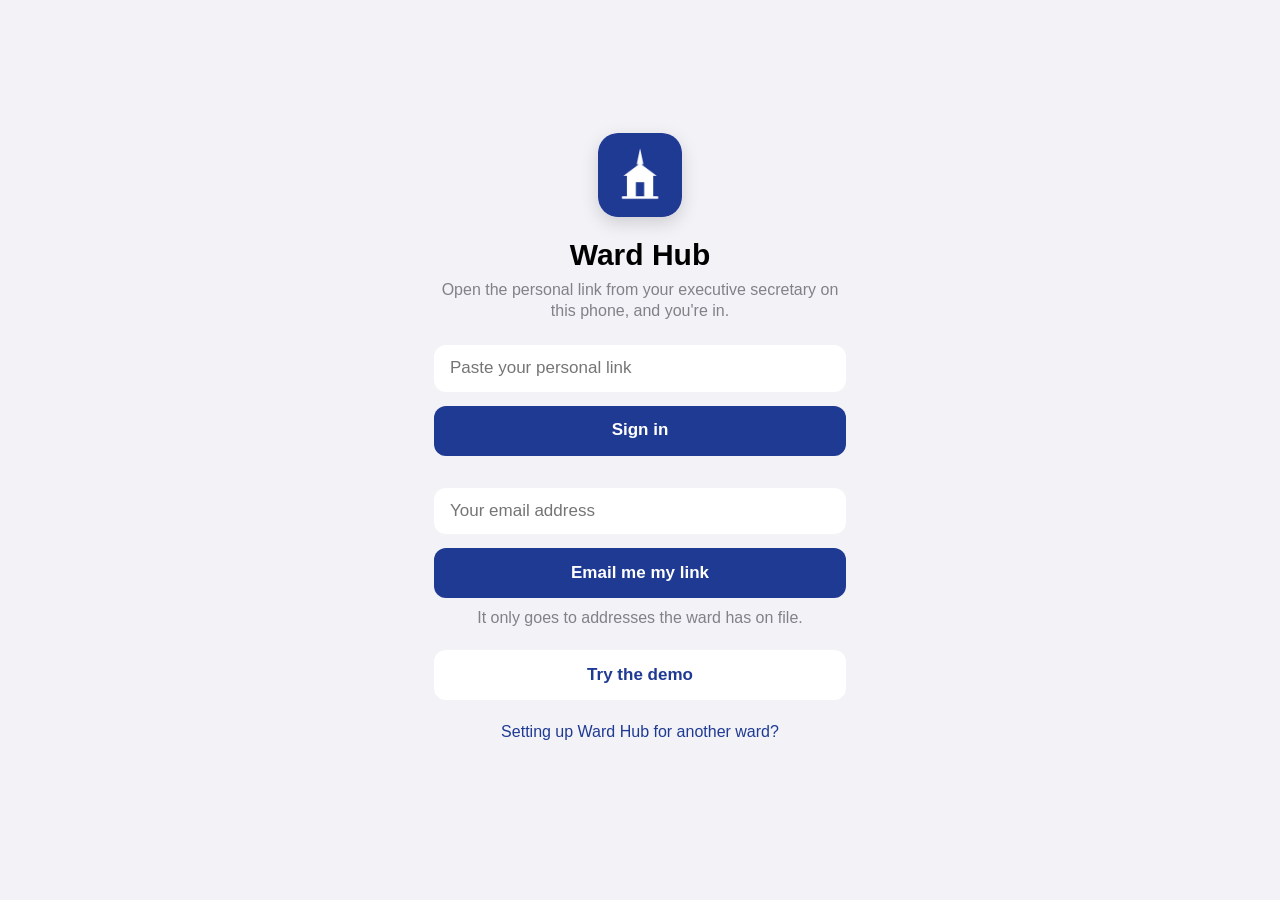
<file: index.html>
<!doctype html>
<html lang="en">
<head>
<meta charset="utf-8">
<meta name="viewport" content="width=device-width,initial-scale=1,viewport-fit=cover">
<title>Ward Hub</title>
<meta name="description" content="Ward Hub">
<meta name="robots" content="noindex,nofollow">
<meta name="theme-color" content="#F2F2F7" media="(prefers-color-scheme: light)">
<meta name="theme-color" content="#000000" media="(prefers-color-scheme: dark)">
<meta name="apple-mobile-web-app-capable" content="yes">
<meta name="mobile-web-app-capable" content="yes">
<meta name="apple-mobile-web-app-status-bar-style" content="default">
<meta name="apple-mobile-web-app-title" content="Ward Hub">
<meta name="format-detection" content="telephone=no">
<link rel="manifest" href="manifest.webmanifest">
<link rel="icon" href="icons/icon-192.png">
<link rel="apple-touch-icon" href="icons/apple-touch-icon.png">
<link rel="stylesheet" href="app.css?v=2.18.4">
</head>
<body>
<div id="app" aria-live="polite"></div>
<nav id="tabs" class="tabbar" hidden></nav>
<div id="sheet-root"></div>
<div id="toast" role="status" aria-live="polite"></div>
<script src="config.js?v=2.18.4"></script>
<script src="demo.js?v=2.18.4"></script>
<script src="qrcode.js?v=2.18.4"></script>
<script src="progview.js?v=2.18.4"></script>
<script src="m_10_program.js?v=2.18.4"></script>
<script src="m_20_messages.js?v=2.18.4"></script>
<script src="m_30_calendar.js?v=2.18.4"></script>
<script src="m_40_people.js?v=2.18.4"></script>
<script src="m_50_leaders.js?v=2.18.4"></script>
<script src="m_60_admin.js?v=2.18.4"></script>
<script src="m_70_extras.js?v=2.18.4"></script>
<script src="m_75_turns.js?v=2.18.4"></script>
<script src="m_80_lists.js?v=2.18.4"></script>
<script src="m_85_more.js?v=2.18.4"></script>
<script src="m_86_plan.js?v=2.18.4"></script>
<script src="m_87_connect.js?v=2.18.4"></script>
<script src="m_88_week.js?v=2.18.4"></script>
<script src="m_89_emergency.js?v=2.18.4"></script>
<script src="m_90_help.js?v=2.18.4"></script>
<script src="m_91_community.js?v=2.18.4"></script>
<script src="m_92_extras2.js?v=2.18.4"></script>
<script src="m_93_record.js?v=2.18.4"></script>
<script src="m_94_newsletter.js?v=2.18.4"></script>
<script src="m_99_layout.js?v=2.18.4"></script>
<script src="app.js?v=2.18.4"></script>
</body>
</html>
</file>
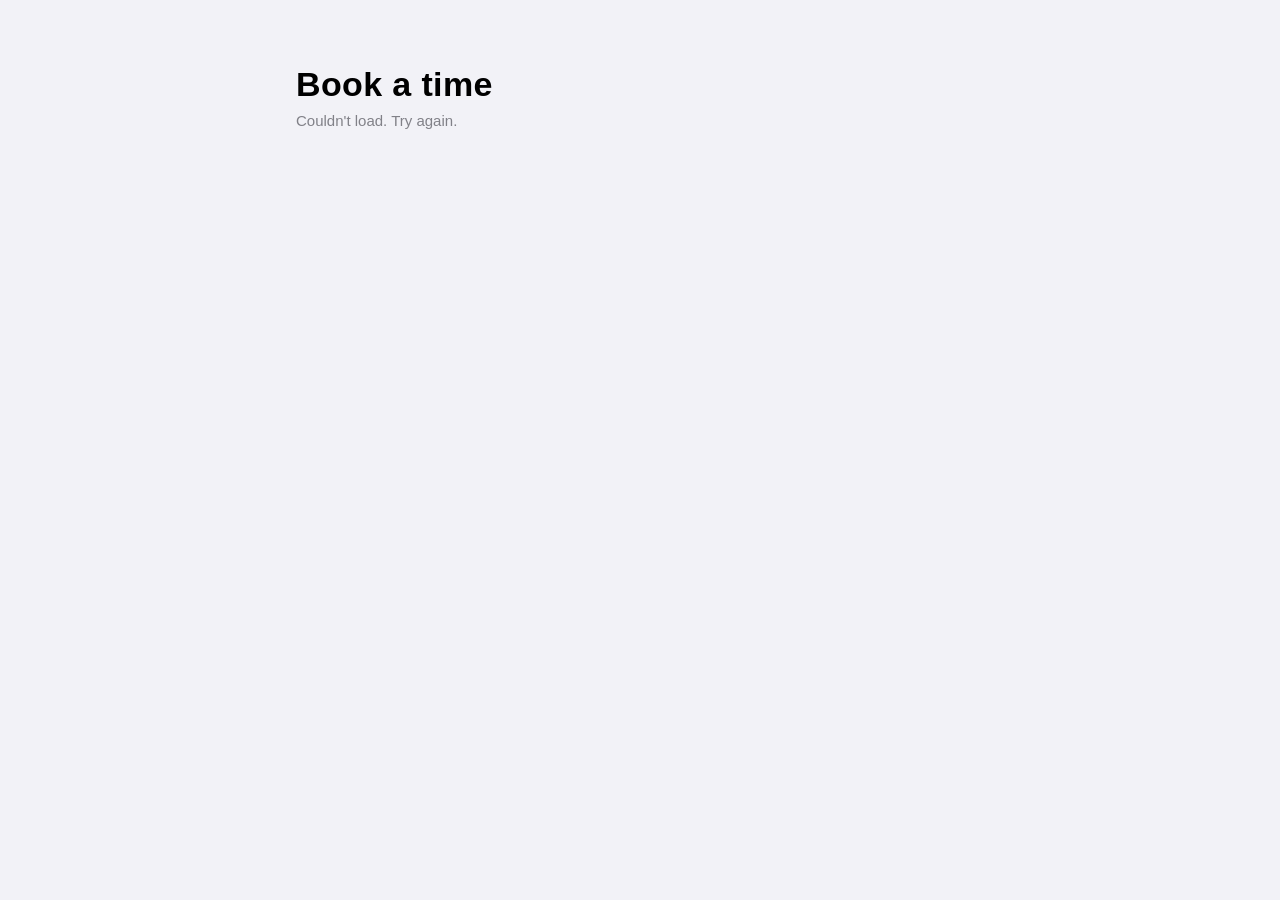
<file: book.html>
<!doctype html>
<html lang="en"><head><meta charset="utf-8"><meta name="viewport" content="width=device-width,initial-scale=1,viewport-fit=cover">
<title>Book a Time</title><meta name="robots" content="noindex,nofollow">
<link rel="icon" href="icons/icon-192.png"><link rel="stylesheet" href="app.css?v=2.18.4">
</head><body><main class="screen" id="m" style="padding-bottom:40px"><div class="largetitle"><h1>Book a time</h1></div><div class="skeleton"></div></main>
<script src="config.js?v=2.18.4"></script>
<script>
(async function(){
  const m=document.getElementById('m'), api=(window.WARD_HUB_CONFIG||{}).api, w=new URLSearchParams(location.search).get('with')||'', fr=new URLSearchParams(location.search).get('for')||'';
  const esc=s=>String(s==null?'':s).replace(/[&<>"']/g,c=>({'&':'&amp;','<':'&lt;','>':'&gt;','"':'&quot;',"'":'&#39;'}[c]));
  const post=o=>fetch(api,{method:'POST',body:JSON.stringify(o)}).then(r=>r.json());
  const pd=s=>{const p=s.split('-');return new Date(+p[0],+p[1]-1,+p[2]);};
  async function load(){
    let d; try{ d=await post({action:'slots',with:w,for:fr}); }catch(e){ m.innerHTML='<div class="largetitle"><h1>Book a time</h1></div><p class="subtitle">Couldn\'t load. Try again.</p>'; return; }
    const by={}; (d.slots||[]).forEach(s=>(by[s.date]=by[s.date]||[]).push(s));
    let h='<div class="largetitle"><h1>Book a time</h1></div><p class="subtitle">'+esc(d.ward||'')+(fr==='tithing'?' · tithing declaration':'')+(w?' · with the '+esc(w.toLowerCase()):'')+'</p>';
    const days=Object.keys(by).sort();
    if(!days.length) h+='<div class="list"><div class="empty">No times are open right now. Please check back soon.</div></div>';
    days.forEach(day=>{ h+='<div class="section-h"><span>'+esc(pd(day).toLocaleDateString(undefined,{weekday:'long',month:'long',day:'numeric'}))+'</span></div><div class="list">'+by[day].map(s=>s.open?'<button class="row" data-id="'+esc(s.id)+'" data-t="'+esc(day+' '+s.time)+'"><div class="main"><div class="t">'+esc(s.time)+'</div><div class="s">'+esc([s.minutes?s.minutes+' minutes':'',s.place].filter(Boolean).join(' · '))+'</div></div><span class="chip blue">Open</span></button>':'<div class="row" style="opacity:.5"><div class="main"><div class="t">'+esc(s.time)+'</div></div><span class="chip">Taken</span></div>').join('')+'</div>'; });
    m.innerHTML=h;
    m.querySelectorAll('button[data-id]').forEach(b=>b.onclick=()=>pick(b.dataset.id,b.dataset.t));
  }
  function pick(id,label){
    m.innerHTML='<div class="largetitle"><h1>Book a time</h1></div><p class="subtitle">'+esc(label)+'</p><div class="list"><div class="field"><label>Your name</label><input id="n" autocomplete="name" style="color:var(--text)"></div><div class="field"><label>Phone</label><input id="p" type="tel" autocomplete="tel" style="color:var(--text)"></div><div class="field col"><label>Anything we should know? (optional)</label><textarea id="x"></textarea></div></div><div class="btns"><button class="btn" id="go">Book it</button></div><div class="btns"><button class="btn gray" id="bk">Pick another time</button></div><p id="e" class="foot" style="text-align:center"></p><p class="foot">Only the bishop and executive secretary see who booked.</p>';
    document.getElementById('bk').onclick=load;
    document.getElementById('go').onclick=async()=>{ const r=await post({action:'book',id,name:document.getElementById('n').value,phone:document.getElementById('p').value,note:document.getElementById('x').value}).catch(()=>({ok:false,error:'Couldn\'t send. Try again.'}));
      if(r.ok) m.innerHTML='<div class="welcome" style="min-height:70vh"><h1>You\'re booked</h1><p>'+esc(pd(r.date).toLocaleDateString(undefined,{weekday:'long',month:'long',day:'numeric'}))+' at '+esc(r.time)+'<br>with the '+esc(String(r.with).toLowerCase())+(r.place?'<br>'+esc(r.place):'')+'</p><p>If you need to change it, please text or call the executive secretary.</p></div>';
      else document.getElementById('e').textContent=r.error; };
  }
  load();
})();
</script></body></html>
</file>
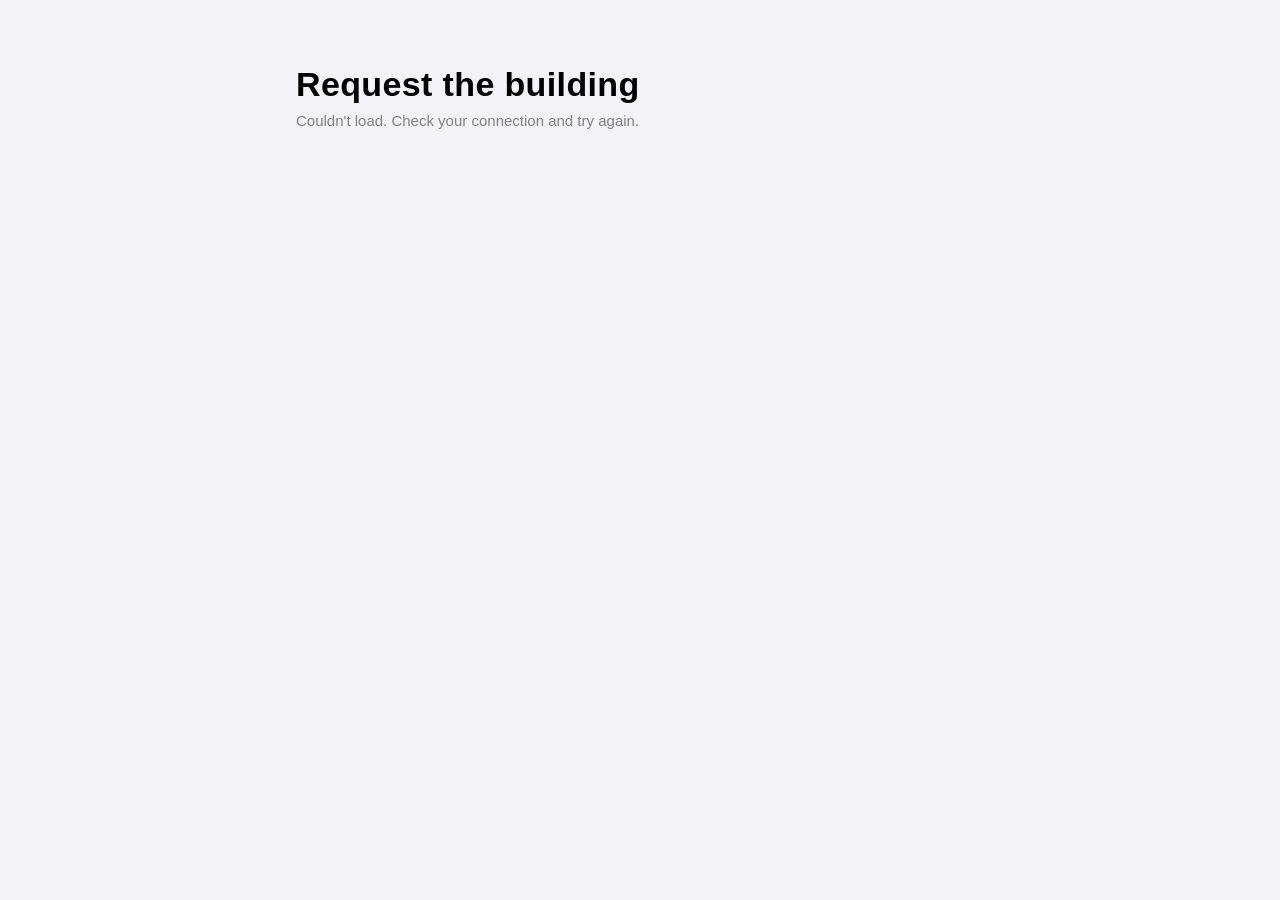
<file: building.html>
<!doctype html>
<html lang="en"><head><meta charset="utf-8"><meta name="viewport" content="width=device-width,initial-scale=1,viewport-fit=cover">
<title>Request the Building</title><meta name="robots" content="noindex,nofollow">
<link rel="icon" href="icons/icon-192.png"><link rel="stylesheet" href="app.css?v=2.18.4">
<style>.screen{padding-bottom:40px}.busy{font-size:14px;color:var(--sub)}.field input,.field select{color:var(--text)}</style>
</head><body><main class="screen" id="m"><div class="largetitle"><h1>Request the building</h1></div><div class="skeleton"></div><div class="skeleton"></div></main>
<script src="config.js?v=2.18.4"></script>
<script>
(async function(){
  const m=document.getElementById('m'), api=(window.WARD_HUB_CONFIG||{}).api, $=s=>document.querySelector(s);
  const esc=s=>String(s==null?'':s).replace(/[&<>"']/g,c=>({'&':'&amp;','<':'&lt;','>':'&gt;','"':'&quot;',"'":'&#39;'}[c]));
  const post=o=>fetch(api,{method:'POST',body:JSON.stringify(o)}).then(r=>r.json());
  let info; try{ info=await post({action:'buildingInfo'}); }catch(e){ m.innerHTML='<div class="largetitle"><h1>Request the building</h1></div><p class="subtitle">Couldn\'t load. Check your connection and try again.</p>'; return; }
  if(!info.ok){ m.innerHTML='<p class="subtitle">'+esc(info.error)+'</p>'; return; }
  const R=info.rules, times=[]; for(let h=6;h<=22;h++) for(const mm of ['00','30']){ const hh=(h%12)||12, ap=h<12?'AM':'PM'; times.push(hh+':'+mm+' '+ap); }
  const opt=(a,v)=>a.map(x=>'<option'+(x===v?' selected':'')+'>'+esc(x)+'</option>').join('');
  m.innerHTML='<div class="largetitle"><h1>Request the building</h1></div><p class="subtitle">'+esc(R.building)+(info.ward?' · '+esc(info.ward):'')+'</p>'+
   '<div class="list"><div class="field"><label>Your name</label><input id="name" autocomplete="name"></div><div class="field"><label>Phone</label><input id="phone" type="tel" autocomplete="tel"></div><div class="field"><label>Email</label><input id="email" type="email" autocomplete="email"></div></div>'+
   '<div class="section-h"><span>When</span></div><div class="list"><div class="field"><label>Date</label><input id="date" type="date"></div><div class="field"><label>Start</label><select id="start">'+opt(times,'1:00 PM')+'</select></div><div class="field"><label>End</label><select id="end">'+opt(times,'3:00 PM')+'</select></div></div>'+
   '<div id="busy" class="foot"></div>'+
   '<div class="section-h"><span>Rooms</span></div><div class="list">'+R.rooms.map(r=>'<label class="field"><span style="flex:1">'+esc(r)+'</span><span class="toggle"><input type="checkbox" value="'+esc(r)+'" class="room"><span></span></span></label>').join('')+'</div>'+
   '<div class="section-h"><span>What for</span></div><div class="list"><div class="field"><label>For</label><select id="kind"><option>Family</option><option>Ward</option><option>Stake</option><option>Other</option></select></div><div class="field col"><label>Purpose</label><textarea id="purpose" placeholder="Family dinner, wedding luncheon, ward activity…"></textarea></div></div>'+
   '<p class="foot">Family reservations are up to '+R.hours+' hours, '+R.maxOpen+' at a time, up to '+R.weeks+' weeks ahead. Within '+R.lastMinuteDays+' days of a date, you can add more. On busy holidays, one per family.</p>'+
   '<div class="btns"><button class="btn" id="go">Send request</button></div><div id="msg" class="foot" style="text-align:center;font-size:16px"></div>';
  const showBusy=()=>{ const d=$('#date').value; if(!d){$('#busy').textContent='';return;} const b=info.busy.filter(x=>x.date===d); const hol=info.holidays[d];
    $('#busy').innerHTML=(hol?'<b>'+esc(hol)+'</b>: one reservation per family. ':'')+(b.length?'Already reserved that day: '+b.map(x=>esc(x.start)+'–'+esc(x.end)+' ('+esc(x.rooms)+')').join('; '):'Nothing else is reserved that day.'); };
  $('#date').addEventListener('change',showBusy);
  $('#go').onclick=async()=>{
    const rooms=[...document.querySelectorAll('.room:checked')].map(x=>x.value).join(', ');
    const req={name:$('#name').value.trim(),phone:$('#phone').value.trim(),email:$('#email').value.trim(),date:$('#date').value,start:$('#start').value,end:$('#end').value,rooms,kind:$('#kind').value,purpose:$('#purpose').value.trim()};
    $('#go').disabled=true; $('#msg').innerHTML='<span class="spin"></span>';
    try{ const r=await post({action:'buildingRequest',request:req}); if(r.ok){ m.innerHTML='<div class="welcome" style="min-height:70vh"><h1>Request sent</h1><p>'+esc(new Date(req.date+'T12:00').toLocaleDateString(undefined,{weekday:'long',month:'long',day:'numeric'}))+', '+esc(req.start)+'–'+esc(req.end)+'<br>'+esc(rooms)+'</p><p>The building scheduler will confirm with you.</p></div>'; } else { $('#msg').textContent=r.error||'Couldn\'t send.'; $('#go').disabled=false; } }
    catch(e){ $('#msg').textContent='Couldn\'t send. Check your connection.'; $('#go').disabled=false; }
  };
})();
</script></body></html>
</file>
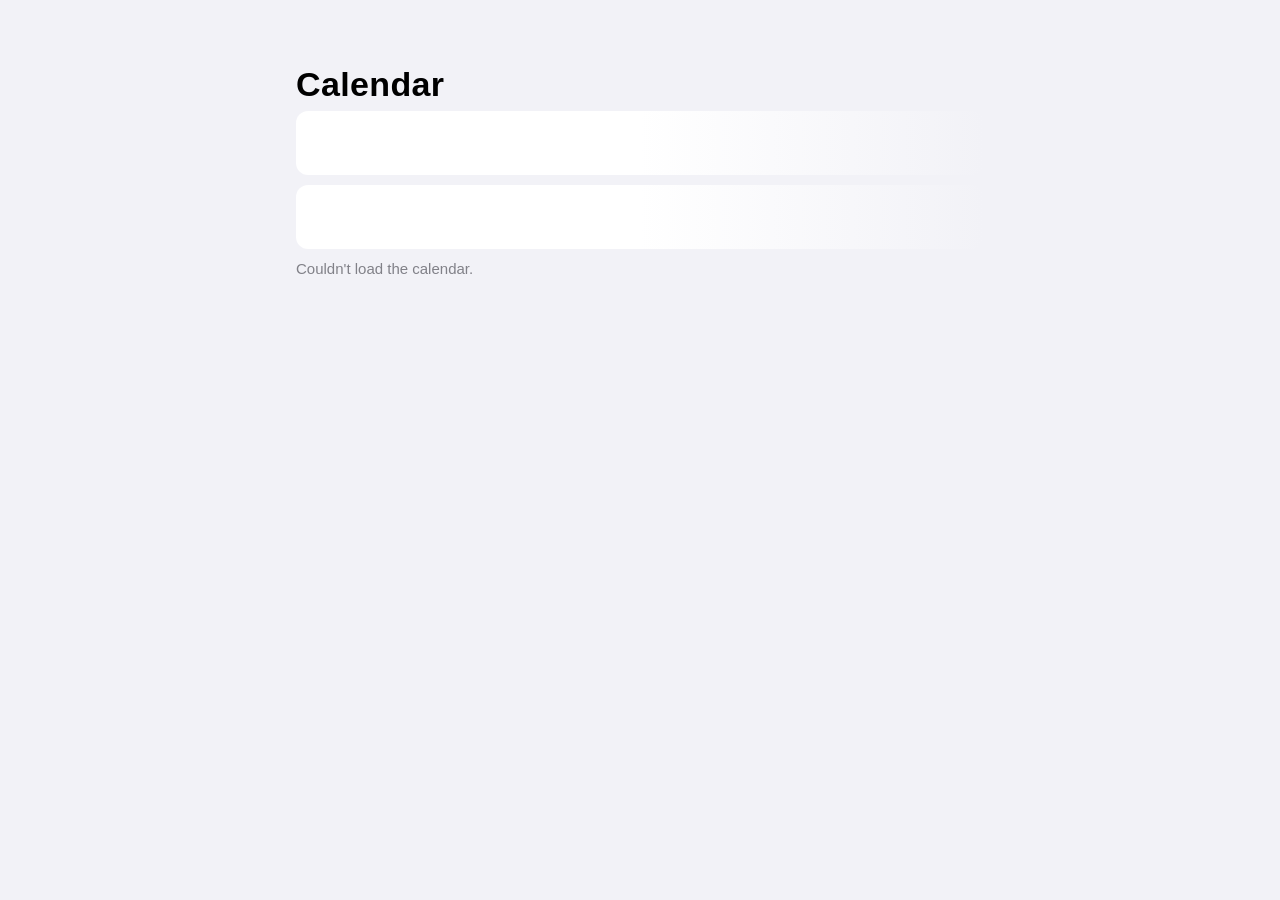
<file: calendar.html>
<!doctype html>
<html lang="en"><head><meta charset="utf-8"><meta name="viewport" content="width=device-width,initial-scale=1,viewport-fit=cover">
<title>Ward Calendar</title><meta name="robots" content="noindex,nofollow">
<link rel="icon" href="icons/icon-192.png"><link rel="stylesheet" href="app.css?v=2.18.4">
</head><body><main class="screen" id="m" style="padding-bottom:40px"><div class="largetitle"><h1>Calendar</h1></div><div class="skeleton"></div><div class="skeleton"></div></main>
<script src="config.js?v=2.18.4"></script>
<script>
(async function(){
  const m=document.getElementById('m'), api=(window.WARD_HUB_CONFIG||{}).api;
  const esc=s=>String(s==null?'':s).replace(/[&<>"']/g,c=>({'&':'&amp;','<':'&lt;','>':'&gt;','"':'&quot;',"'":'&#39;'}[c]));
  const pd=s=>{const p=s.split('-');return new Date(+p[0],+p[1]-1,+p[2]);};
  const get=k=>{try{return JSON.parse(localStorage.getItem(k)||'null');}catch(e){return null;}}, put=(k,v)=>{try{localStorage.setItem(k,JSON.stringify(v));}catch(e){}};
  let d; try{ d=await fetch(api,{method:'POST',body:JSON.stringify({action:'publicCalendar'})}).then(r=>r.json()); }catch(e){ m.innerHTML+='<p class="subtitle">Couldn\'t load the calendar.</p>'; return; }
  const ev=d.events||[], orgs=[...new Set(ev.map(e=>e.org||'Ward'))].sort((a,b)=>a==='Ward'?-1:b==='Ward'?1:a.localeCompare(b));
  let off=get('cal:off')||[];
  const draw=()=>{
    const on=orgs.filter(o=>off.indexOf(o)<0);
    let h='<div class="largetitle"><h1>Calendar</h1></div><p class="subtitle">'+esc(d.ward||'')+'</p>';
    if(orgs.length>1) h+='<div style="display:flex;flex-wrap:wrap;gap:8px;margin:4px 2px 2px">'+orgs.map(o=>'<button class="chip '+(off.indexOf(o)<0?'blue':'')+'" data-org="'+esc(o)+'" style="border:0;font-size:14px;padding:6px 12px;cursor:pointer" aria-pressed="'+(off.indexOf(o)<0)+'">'+esc(o)+'</button>').join('')+'</div><p class="foot" style="margin:6px 4px 0">Tap to show or hide an organization. This phone remembers your choice.</p>';
    let month='', n=0;
    ev.filter(e=>on.indexOf(e.org||'Ward')>=0).forEach(e=>{ n++; const mo=pd(e.date).toLocaleDateString(undefined,{month:'long',year:'numeric'}); if(mo!==month){ if(month) h+='</div>'; h+='<div class="section-h"><span>'+esc(mo)+'</span></div><div class="list">'; month=mo; }
      h+='<div class="row"><div style="width:44px;text-align:center;flex:none"><div style="font-size:11px;color:var(--sub);font-weight:600">'+esc(pd(e.date).toLocaleDateString(undefined,{weekday:'short'}).toUpperCase())+'</div><div style="font-size:20px;font-weight:700">'+pd(e.date).getDate()+'</div></div><div class="main"><div class="t">'+esc(e.title)+'</div><div class="s">'+[e.time?(e.time+(e.endTime?'–'+e.endTime:'')):'',e.place,e.org].filter(Boolean).map(esc).join(' · ')+'</div></div></div>'; });
    if(month) h+='</div>'; else h+='<div class="list"><div class="empty">'+(ev.length?'Nothing for the organizations you picked.':'Nothing on the public calendar yet.')+'</div></div>';
    const feed=api.replace(/^https:/,'webcal:')+'?action=ics'+(on.length&&on.length<orgs.length?'&orgs='+encodeURIComponent(on.join(',')):'');
    h+='<div class="btns"><a class="btn gray" href="'+esc(feed)+'">Add '+(on.length<orgs.length?'these':'it')+' to my phone\'s calendar</a></div><div class="btns"><button class="btn gray" id="cp">Copy the calendar link</button></div><p class="foot">Your calendar keeps it up to date'+(on.length<orgs.length?', with only '+esc(on.join(', ')):'')+'. Android or Google Calendar: copy the link, then on a computer open Google Calendar › Other calendars › + › From URL.</p><div class="btns"><a class="btn gray" href="building.html">Request the building</a></div>';
    m.innerHTML=h;
    const cp=m.querySelector('#cp'); if(cp) cp.onclick=async()=>{ try{ await navigator.clipboard.writeText(feed.replace(/^webcal:/,'https:')); cp.textContent='Copied'; }catch(e){ prompt('Copy this link',feed.replace(/^webcal:/,'https:')); } };
    m.querySelectorAll('[data-org]').forEach(b=>b.onclick=()=>{ const o=b.dataset.org; off=off.indexOf(o)<0?off.concat(o):off.filter(x=>x!==o); if(off.length>=orgs.length) off=off.filter(x=>x!==o); put('cal:off',off); draw(); });
  };
  draw();
})();
</script></body></html>
</file>
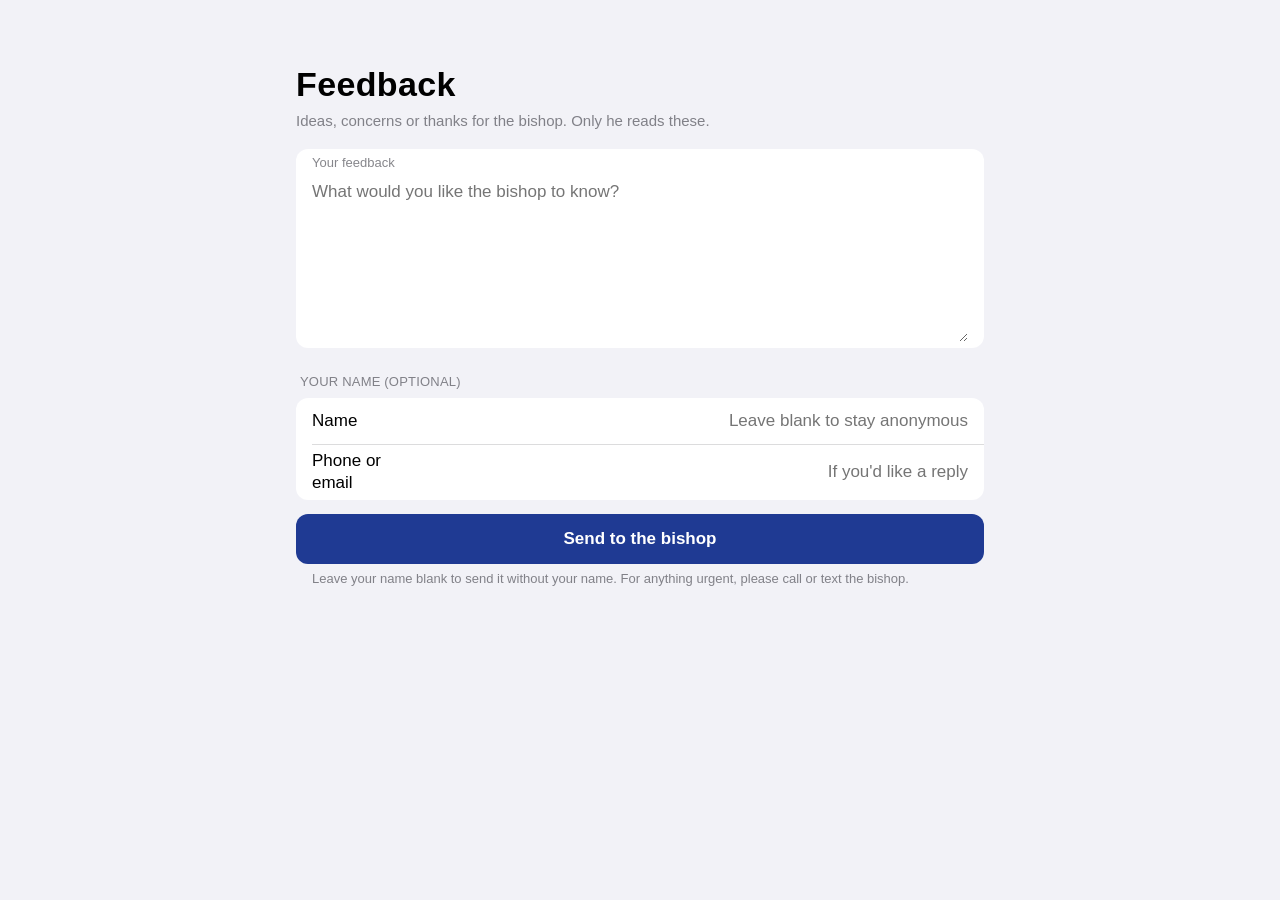
<file: feedback.html>
<!doctype html>
<html lang="en"><head><meta charset="utf-8"><meta name="viewport" content="width=device-width,initial-scale=1,viewport-fit=cover">
<title>Feedback for the Bishop</title><meta name="robots" content="noindex,nofollow">
<link rel="icon" href="icons/icon-192.png"><link rel="stylesheet" href="app.css?v=2.18.4">
</head><body><main class="screen" id="m" style="padding-bottom:40px"></main>
<script src="config.js?v=2.18.4"></script>
<script>
(function(){
  const m=document.getElementById('m'), api=(window.WARD_HUB_CONFIG||{}).api;
  const esc=s=>String(s==null?'':s).replace(/[&<>"']/g,c=>({'&':'&amp;','<':'&lt;','>':'&gt;','"':'&quot;',"'":'&#39;'}[c]));
  const post=o=>fetch(api,{method:'POST',body:JSON.stringify(o)}).then(r=>r.json());
  if(new URLSearchParams(location.search).get('meet')){ meet(); return; }
  function meet(){
    document.title='Meet with the Bishop';
    m.innerHTML='<div class="largetitle"><h1>Meet with the bishop</h1></div><p class="subtitle">The executive secretary will text or call you to set up a time.</p>'+
      '<div class="list"><div class="field"><label>Your name</label><input id="n" autocomplete="name" style="color:var(--text)"></div><div class="field"><label>Phone</label><input id="p" type="tel" autocomplete="tel" style="color:var(--text)"></div></div>'+
      '<div class="section-h"><span>With</span></div><div class="list"><label class="row"><div class="main"><div class="t">The bishop</div></div><input type="radio" name="who" value="bishop" checked></label><label class="row"><div class="main"><div class="t">Any member of the bishopric</div></div><input type="radio" name="who" value="bishopric"></label></div>'+
      '<div class="section-h"><span>When</span></div><div class="list"><div class="field"><label>Best times</label><input id="b" placeholder="e.g. Sunday after church, Tuesday evening" style="color:var(--text)"></div>'+
      '<div class="field col"><label>Anything the bishop should know (optional)</label><textarea id="x" rows="4" style="color:var(--text)" placeholder="Only the bishop reads this."></textarea></div></div>'+
      '<input id="w" name="website" tabindex="-1" autocomplete="off" style="position:absolute;left:-5000px" aria-hidden="true">'+
      '<div class="btns"><button class="btn" id="go">Send</button></div><p id="e" class="foot" style="text-align:center"></p>'+
      '<p class="foot">Your name, phone and best times go to the executive secretary to schedule. What you write about why goes only to the bishop.</p>';
    document.getElementById('go').onclick=async()=>{
      const v=id=>document.getElementById(id).value, b=document.getElementById('go'), e=document.getElementById('e');
      if(!v('n').trim()||v('p').replace(/\D/g,'').length<7){ e.textContent='Please add your name and a phone number.'; return; }
      b.disabled=true; b.innerHTML='<span class="spin"></span>';
      const who=(document.querySelector('input[name=who]:checked')||{}).value;
      const r=await post({action:'meetAsk',name:v('n'),phone:v('p'),times:v('b'),note:v('x'),who,website:v('w')}).catch(()=>({ok:false,error:'Couldn\'t send. Please try again.'}));
      if(r.ok) m.innerHTML='<div class="welcome" style="min-height:70vh"><h1>Thank you</h1><p>The executive secretary will reach out soon to set up a time with '+esc(r.who||'the bishop')+'.</p></div>';
      else { b.disabled=false; b.textContent='Send'; e.textContent=r.error||'Couldn\'t send.'; }
    };
  }
  m.innerHTML='<div class="largetitle"><h1>Feedback</h1></div><p class="subtitle">Ideas, concerns or thanks for the bishop. Only he reads these.</p>'+
    '<div class="list"><div class="field col"><label>Your feedback</label><textarea id="t" rows="7" style="color:var(--text)" placeholder="What would you like the bishop to know?"></textarea></div></div>'+
    '<div class="section-h"><span>Your name (optional)</span></div><div class="list"><div class="field"><label>Name</label><input id="n" autocomplete="name" placeholder="Leave blank to stay anonymous" style="color:var(--text)"></div><div class="field"><label>Phone or email</label><input id="c" placeholder="If you\'d like a reply" style="color:var(--text)"></div></div>'+
    '<input id="w" name="website" tabindex="-1" autocomplete="off" style="position:absolute;left:-5000px" aria-hidden="true">'+
    '<div class="btns"><button class="btn" id="go">Send to the bishop</button></div><p id="e" class="foot" style="text-align:center"></p>'+
    '<p class="foot">Leave your name blank to send it without your name. For anything urgent, please call or text the bishop.</p>';
  document.getElementById('go').onclick=async()=>{
    const v=id=>document.getElementById(id).value, b=document.getElementById('go'), e=document.getElementById('e');
    if(v('t').trim().length<3){ e.textContent='Please type your feedback.'; return; }
    b.disabled=true; b.innerHTML='<span class="spin"></span>';
    const r=await post({action:'feedbackSend',text:v('t'),name:v('n'),contact:v('c'),website:v('w')}).catch(()=>({ok:false,error:'Couldn\'t send. Please try again.'}));
    if(r.ok) m.innerHTML='<div class="welcome" style="min-height:70vh"><h1>Thank you</h1><p>Your feedback went to the bishop'+(v('n').trim()?'.':', without your name.')+'</p></div>';
    else { b.disabled=false; b.textContent='Send to the bishop'; e.textContent=r.error||'Couldn\'t send.'; }
  };
})();
</script></body></html>
</file>
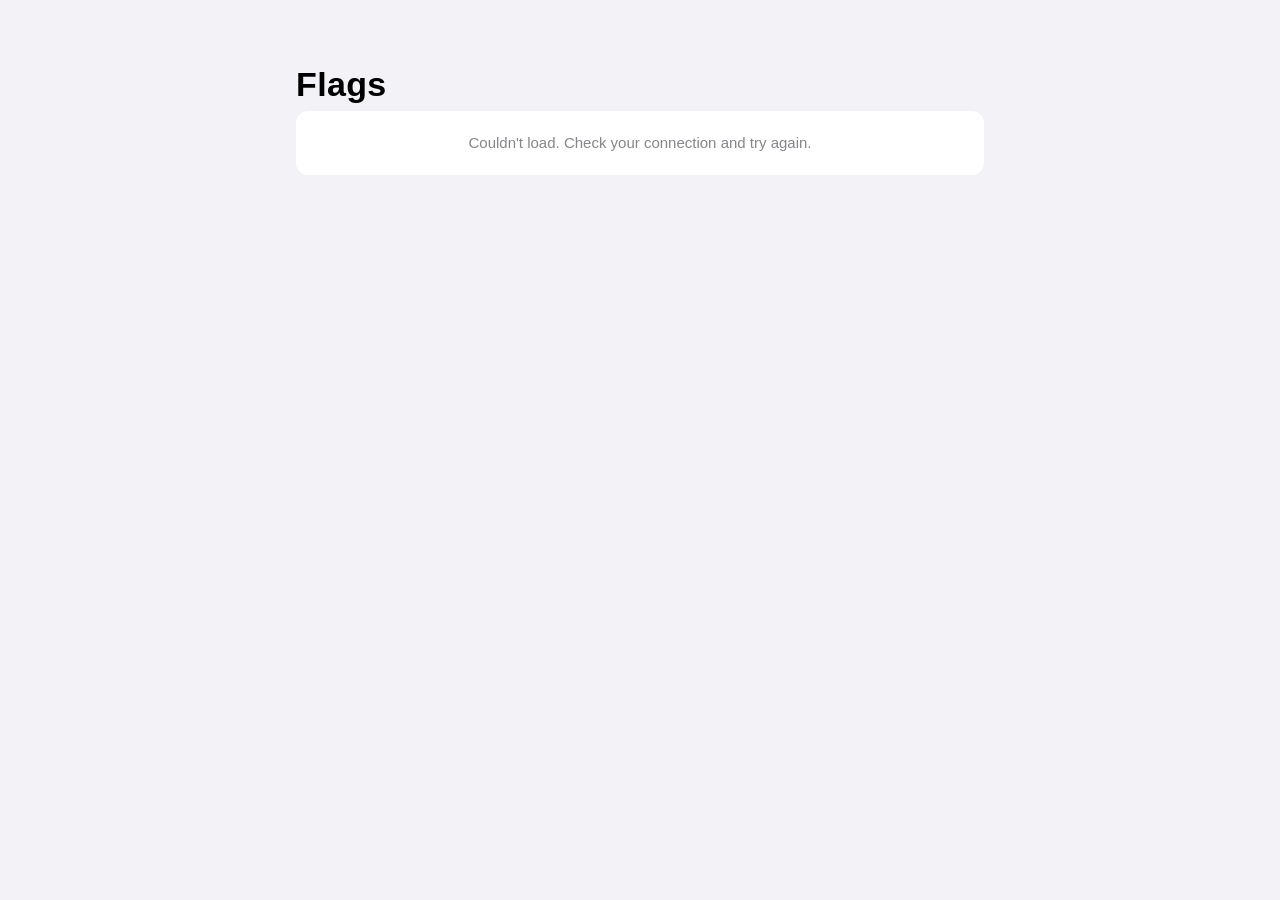
<file: flags.html>
<!doctype html>
<html lang="en"><head><meta charset="utf-8"><meta name="viewport" content="width=device-width,initial-scale=1,viewport-fit=cover">
<title>Flag Route</title><meta name="robots" content="noindex,nofollow"><meta name="referrer" content="no-referrer">
<link rel="icon" href="icons/icon-192.png"><link rel="stylesheet" href="app.css?v=2.18.4">
<style>.num{flex:none;width:28px;height:28px;border-radius:50%;background:var(--accent);color:#fff;display:grid;place-items:center;font-weight:700;font-size:14px}
@media print{.noprint{display:none!important}.list{border:1px solid #999}body{background:#fff}}</style>
</head><body><main class="screen" id="m" style="padding-bottom:40px"><div class="largetitle"><h1>Flags</h1></div><div class="skeleton"></div><div class="skeleton"></div></main>
<script src="config.js?v=2.18.4"></script>
<script>
(async function(){
  const m=document.getElementById('m'), api=(window.WARD_HUB_CONFIG||{}).api, t=new URLSearchParams(location.search).get('t')||'';
  const esc=s=>String(s==null?'':s).replace(/[&<>"']/g,c=>({'&':'&amp;','<':'&lt;','>':'&gt;','"':'&quot;',"'":'&#39;'}[c]));
  const post=o=>fetch(api,{method:'POST',body:JSON.stringify(o)}).then(r=>r.json());
  const pd=s=>{const p=s.split('-');return new Date(+p[0],+p[1]-1,+p[2]);};
  const apple=/iPhone|iPad|iPod|Macintosh/.test(navigator.userAgent);
  let d; try{ d=await post({action:'flagCrew',t}); }catch(e){ d={ok:false,error:'Couldn\'t load. Check your connection and try again.'}; }
  if(!d.ok){ m.innerHTML='<div class="largetitle"><h1>Flags</h1></div><div class="list"><div class="empty">'+esc(d.error||'This link isn\'t recognized.')+'</div></div>'; return; }
  const full=a=>a+(d.city&&a.toLowerCase().indexOf(d.city.split(',')[0].toLowerCase())<0?', '+d.city:'');
  const one=a=>(apple?'https://maps.apple.com/?q=':'https://www.google.com/maps/search/?api=1&query=')+encodeURIComponent(full(a));
  const legs=[];for(let i=0;i<d.homes.length;i+=10){const L=d.homes.slice(i,i+10),q=h=>encodeURIComponent(full(h.address));legs.push('https://www.google.com/maps/dir/?api=1&travelmode=driving&destination='+q(L[L.length-1])+(L.length>1?'&waypoints='+L.slice(0,-1).map(q).join('%7C'):''));}
  let h='<div class="largetitle"><h1>'+esc(d.holiday)+'</h1></div><p class="subtitle">'+esc(d.ward||'')+' · flags · '+esc(d.zone)+'</p>';
  h+='<div class="hero"><div class="k">'+esc(pd(d.date).toLocaleDateString(undefined,{weekday:'long',month:'long',day:'numeric'}))+'</div><div class="big">'+d.homes.length+' homes · '+d.flags+' flags</div>'+
    '<div style="font-size:16px;line-height:1.5">'+(d.start?'Set up by <b>'+esc(d.start)+'</b>':'Set up early in the morning')+(d.end?'<br>Take down after <b>'+esc(d.end)+'</b>':'')+(d.pickup?'<br>Flags: '+esc(d.pickup):'')+'</div></div>';
  if(legs.length) h+='<div class="btns noprint">'+legs.map((l,i)=>'<a class="btn" style="text-decoration:none" target="_blank" rel="noopener" href="'+esc(l)+'">Directions'+(legs.length>1?' ('+(i+1)+')':' for the route')+'</a>').join('')+'</div>';
  h+='<div class="section-h"><span>Homes in order</span></div><div class="list">'+(d.homes.map(x=>'<div class="row"><span class="num">'+x.n+'</span><div class="main"><div class="t">'+esc(x.address)+'</div><div class="s">'+esc(x.name)+(x.flags>1?' · <b>'+x.flags+' flags</b>':'')+(x.placement?' · '+esc(x.placement):'')+'</div></div><a class="btn small gray noprint" style="text-decoration:none" target="_blank" rel="noopener" href="'+esc(one(x.address))+'">Map</a></div>').join('')||'<div class="empty">No homes in this zone yet.</div>')+'</div>';
  h+='<div class="btns noprint"><button class="btn gray" id="pr">Print</button></div>';
  if(d.crew.length){
    h+='<div class="section-h"><span>Your crew</span></div><div class="list">'+d.crew.map(c=>'<div class="row"><div class="main"><div class="t">'+esc(c.name)+'</div></div>'+(c.status==='Trade asked'?'<span class="chip orange">Asked to trade</span>':'')+'</div>').join('')+'</div>';
    h+='<div class="noprint"><div class="section-h"><span>Can\'t make it?</span></div><div class="list"><div class="field"><label>I am</label><select id="who" style="color:var(--text)"><option value=""></option>'+d.crew.map(c=>'<option>'+esc(c.name)+'</option>').join('')+'</select></div><div class="field col"><label>Anything the coordinator should know</label><textarea id="note" placeholder="e.g. Out of town; I could do Labor Day instead"></textarea></div></div>'+
      '<div class="btns"><button class="btn gray" id="tr">Ask to trade</button></div><p id="msg" class="foot" style="text-align:center"></p></div>';
  }
  h+='<p class="foot">Please keep this page to your crew: it has neighbors\' names and addresses. It stops working two days after the holiday. Thank you for helping!</p>';
  m.innerHTML=h;
  document.getElementById('pr').onclick=()=>window.print();
  const tr=document.getElementById('tr');
  if(tr) tr.onclick=async()=>{ const who=document.getElementById('who').value, msg=document.getElementById('msg'); if(!who){ msg.textContent='Pick your name.'; return; }
    tr.disabled=true; const r=await post({action:'flagTrade',t,who,note:document.getElementById('note').value}).catch(()=>({ok:false,error:'Couldn\'t send. Try again.'})); tr.disabled=false;
    msg.textContent=r.ok?r.msg:r.error; if(r.ok) tr.style.display='none'; };
})();
</script></body></html>
</file>
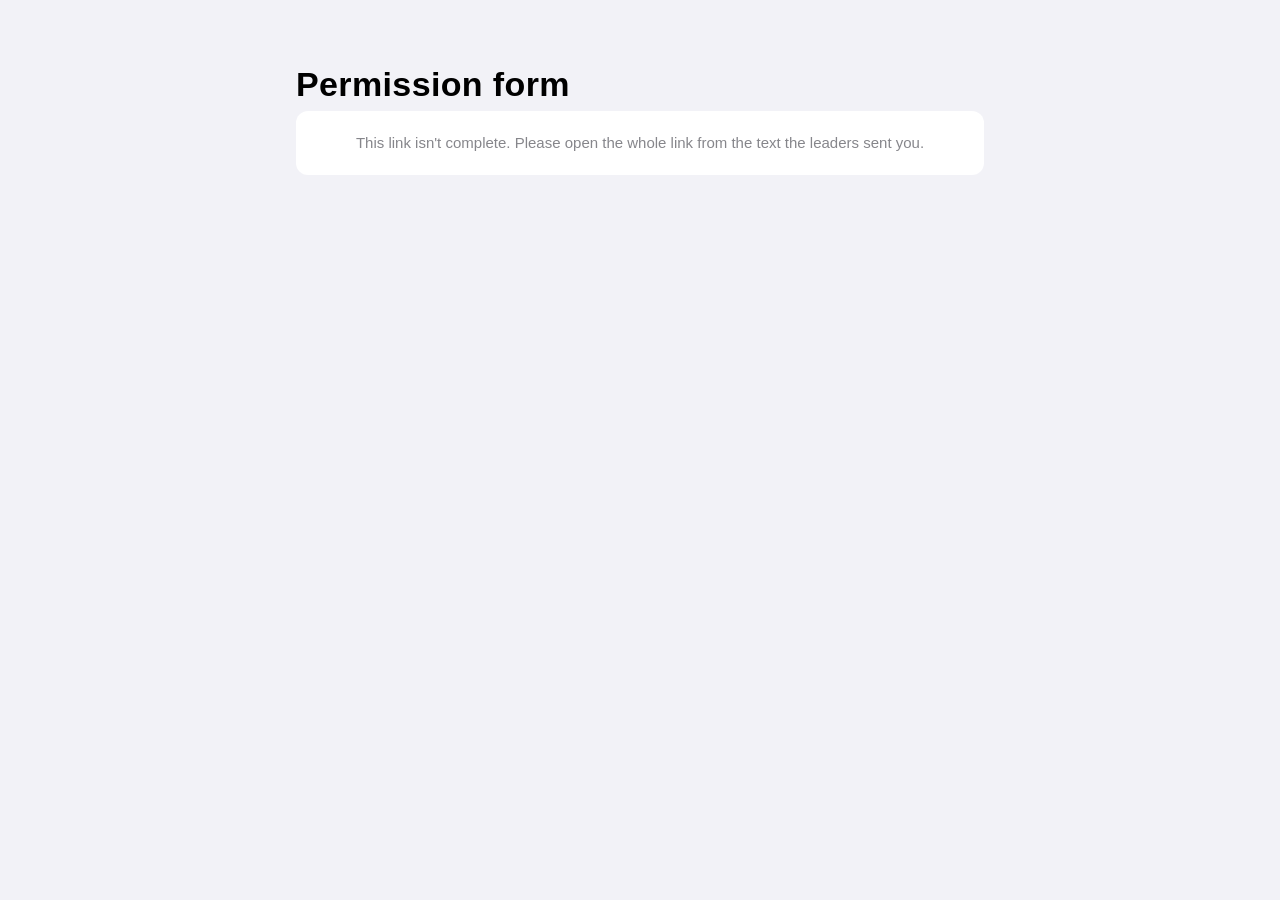
<file: permit.html>
<!doctype html>
<html lang="en"><head><meta charset="utf-8"><meta name="viewport" content="width=device-width,initial-scale=1,viewport-fit=cover">
<title>Permission Form</title><meta name="robots" content="noindex,nofollow"><meta name="referrer" content="no-referrer">
<link rel="icon" href="icons/icon-192.png"><link rel="stylesheet" href="app.css?v=2.18.4">
<style>
.field input,.field select{color:var(--text)}
.field.col input{text-align:left;padding:4px 0}
.field.yn label{flex:1;width:auto}
.field.yn .seg{flex:none;width:132px}
.field.yn .seg button{font-size:15px;padding:7px 4px}
.field textarea{min-height:60px}
.okrow{align-items:flex-start;cursor:pointer}.okrow .check{margin-top:1px}.okrow .t{font-size:16px;white-space:normal;line-height:1.35}
.note{background:var(--accent-tint);color:var(--text);border-radius:12px;padding:12px 16px;font-size:15px;margin-top:14px}
#err{color:var(--red);text-align:center;font-size:15px;margin:12px 16px 0;min-height:1em}
</style>
</head><body><main class="screen" id="m" style="padding-bottom:40px"><div class="largetitle"><h1>Permission form</h1></div><div class="skeleton"></div></main>
<script src="config.js?v=2.18.4"></script>
<script>
(async function(){
  const m=document.getElementById('m'), api=(window.WARD_HUB_CONFIG||{}).api, t=new URLSearchParams(location.search).get('t')||'';
  const esc=s=>String(s==null?'':s).replace(/[&<>"']/g,c=>({'&':'&amp;','<':'&lt;','>':'&gt;','"':'&quot;',"'":'&#39;'}[c]));
  const post=o=>fetch(api,{method:'POST',body:JSON.stringify(o)}).then(r=>r.json());
  const pd=s=>{const p=String(s).split('-');return new Date(+p[0],+p[1]-1,+p[2]);};
  const day=(s,o)=>pd(s).toLocaleDateString(undefined,o||{weekday:'long',month:'long',day:'numeric'});
  const $=id=>document.getElementById(id);
  const stop=msg=>{ m.innerHTML='<div class="largetitle"><h1>Permission form</h1></div><div class="list"><div class="empty">'+esc(msg)+'</div></div>'; };
  if(!t) return stop('This link isn\'t complete. Please open the whole link from the text the leaders sent you.');
  let d; try{ d=await post({action:'permitInfo',t}); }catch(e){ return stop('Couldn\'t load the form. Check your connection and try again.'); }
  if(!d.ok) return stop(d.error||'This link isn\'t recognized. Please ask the youth leaders for a new one.');

  const when=day(d.date)+(d.end&&d.end!==d.date?' to '+day(d.end):'')+(d.time?' · '+d.time+(d.endTime?' to '+d.endTime:''):'');
  const F=(id,label,type,extra)=>'<div class="field"><label for="'+id+'">'+esc(label)+'</label><input id="'+id+'" type="'+(type||'text')+'" '+(extra||'')+'></div>';
  const C=(id,label,extra)=>'<div class="field col"><label for="'+id+'">'+esc(label)+'</label><textarea id="'+id+'" '+(extra||'')+'></textarea></div>';
  const YN=(id,q,more,ph)=>'<div class="field yn"><label>'+esc(q)+'</label><div class="seg" data-yn="'+id+'" role="radiogroup" aria-label="'+esc(q)+'"><button type="button" data-v="Yes" role="radio">Yes</button><button type="button" data-v="No" role="radio">No</button></div></div>'+
    (more?'<div class="field col" id="'+id+'W" hidden><label for="'+id+'X">'+esc(more)+'</label><textarea id="'+id+'X" placeholder="'+esc(ph||'')+'"></textarea></div>':'');
  const first=esc(d.first);
  m.innerHTML='<div class="largetitle"><h1>Permission form</h1></div><p class="subtitle">'+esc([d.ward,d.org].filter(Boolean).join(' · '))+'</p>'+
    '<div class="list"><div class="row wrap"><div class="main"><div class="t" style="font-weight:600">'+esc(d.title)+'</div><div class="s">'+esc(when)+(d.place?'<br>'+esc(d.place):'')+'</div></div></div>'+
    '<div class="row"><div class="main"><div class="t">For '+first+'</div><div class="s">Parent or guardian permission and medical release</div></div></div></div>'+
    (d.signed?'<div class="note">This form was signed online on '+esc(day(d.signed,{month:'long',day:'numeric'}))+'. Sending it again replaces the earlier one.</div>':'')+
    '<p class="foot">It takes about three minutes. Only this activity\'s leaders can open it.</p>'+
    '<div class="section-h"><span>'+first+'</span></div><div class="list">'+F('birth','Birth date','date','max="'+esc(d.today)+'"')+'</div>'+
    '<div class="section-h"><span>Parent or guardian</span></div><div class="list">'+F('parent','Your name','text','autocomplete="name"')+F('rel','Relationship','text','placeholder="Mother, father, guardian"')+
      F('phone','Phone','tel','autocomplete="tel"')+F('phone2','Other phone','tel','placeholder="Optional"')+F('email','Email','email','autocomplete="email" placeholder="Optional"')+'</div>'+
    '<div class="section-h"><span>Emergency contact</span></div><div class="list">'+F('ecName','Name','text','placeholder="If we can\'t reach you"')+F('ecRel','Relationship','text','placeholder="Grandparent, neighbor"')+F('ecPhone','Phone','tel')+'</div>'+
    '<div class="section-h"><span>Health</span></div><div class="list">'+
      YN('diet','Special diet?','What should '+d.first+' eat or avoid?')+YN('alg','Allergies?','Which allergies, and what happens?','Foods, medicines, insects, plants…')+
      C('meds','Medicines, prescription or over the counter (leave blank if none)','placeholder="Name, dose and when"')+
      YN('self','Can '+d.first+' take them without help?').replace('<div class="field yn"','<div class="field yn" id="selfQ" hidden')+
      YN('chr','Chronic or recurring illness?','Please explain','Asthma, diabetes, seizures…')+YN('sur','Surgery or serious illness in the past year?','Please explain')+
      C('limits','Anything that limits what '+d.first+' can do (blank if none)')+C('other','Anything else the leaders should know (blank if none)')+'</div>'+
    '<div class="section-h"><span>Permission</span></div><div class="list">'+(d.oks||[]).map(o=>'<div class="row okrow" role="checkbox" aria-checked="false" tabindex="0" data-ok="'+esc(o[0])+'"><span class="check"></span><div class="main"><div class="t">'+esc(o[1])+'</div></div></div>').join('')+'</div>'+
    '<div class="section-h"><span>Sign</span></div><div class="list">'+F('signed','Your full name','text','autocomplete="name" placeholder="Type it to sign"')+
      '<div class="field"><label>Date</label><input value="'+esc(day(d.today,{month:'long',day:'numeric',year:'numeric'}))+'" readonly tabindex="-1"></div></div>'+
    '<p class="foot">Typing your name here counts as your signature.</p>'+
    '<p id="err"></p><div class="btns"><button class="btn" id="go">Sign and send</button></div>'+
    '<p class="foot">The leaders keep the signed form as a PDF in the ward\'s private Google Drive. Health answers aren\'t stored anywhere else. Prefer paper? The printed form still works: ask a leader for one'+(d.paper?', or <a href="'+esc(d.paper)+'" target="_blank" rel="noopener noreferrer">print it yourself</a>':'')+'.</p>';

  const yn={}, ok={};
  m.querySelectorAll('[data-yn]').forEach(g=>g.addEventListener('click',e=>{ const b=e.target.closest('button'); if(!b) return; const k=g.dataset.yn; yn[k]=b.dataset.v;
    g.querySelectorAll('button').forEach(x=>{ x.classList.toggle('on',x===b); x.setAttribute('aria-checked',x===b); }); const w=$(k+'W'); if(w) w.hidden=yn[k]!=='Yes'; }));
  const flip=r=>{ const k=r.dataset.ok; ok[k]=!ok[k]; r.querySelector('.check').classList.toggle('on',ok[k]); r.setAttribute('aria-checked',ok[k]); };
  m.querySelectorAll('[data-ok]').forEach(r=>{ r.onclick=()=>flip(r); r.onkeydown=e=>{ if(e.key===' '||e.key==='Enter'){ e.preventDefault(); flip(r); } }; });
  $('meds').addEventListener('input',()=>{ $('selfQ').hidden=!$('meds').value.trim(); });
  const v=id=>($(id)?$(id).value.trim():'');
  $('go').onclick=async()=>{
    const f={action:'permitSubmit',t,birth:v('birth'),parent:v('parent'),rel:v('rel'),phone:v('phone'),phone2:v('phone2'),email:v('email'),ecName:v('ecName'),ecRel:v('ecRel'),ecPhone:v('ecPhone'),
      diet:yn.diet||'',dietX:v('dietX'),alg:yn.alg||'',algX:v('algX'),meds:v('meds'),self:yn.self||'',chr:yn.chr||'',chrX:v('chrX'),sur:yn.sur||'',surX:v('surX'),limits:v('limits'),other:v('other'),signed:v('signed')};
    (d.oks||[]).forEach(o=>f[o[0]]=!!ok[o[0]]);
    const e=$('err'), b=$('go'); e.textContent=''; b.disabled=true; b.innerHTML='<span class="spin"></span>';
    let r; try{ r=await post(f); }catch(x){ r={ok:false,error:'Couldn\'t send. Check your connection and try again.'}; }
    if(r.ok){ m.innerHTML='<div class="welcome" style="min-height:70vh"><h1>Thank you</h1><p>'+esc(r.message)+'</p><p>If anything changes before the activity, please tell the leaders.</p></div>'; window.scrollTo(0,0); return; }
    b.disabled=false; b.textContent='Sign and send'; e.textContent=r.error||'Something went wrong. Please try again.';
  };
})();
</script></body></html>
</file>
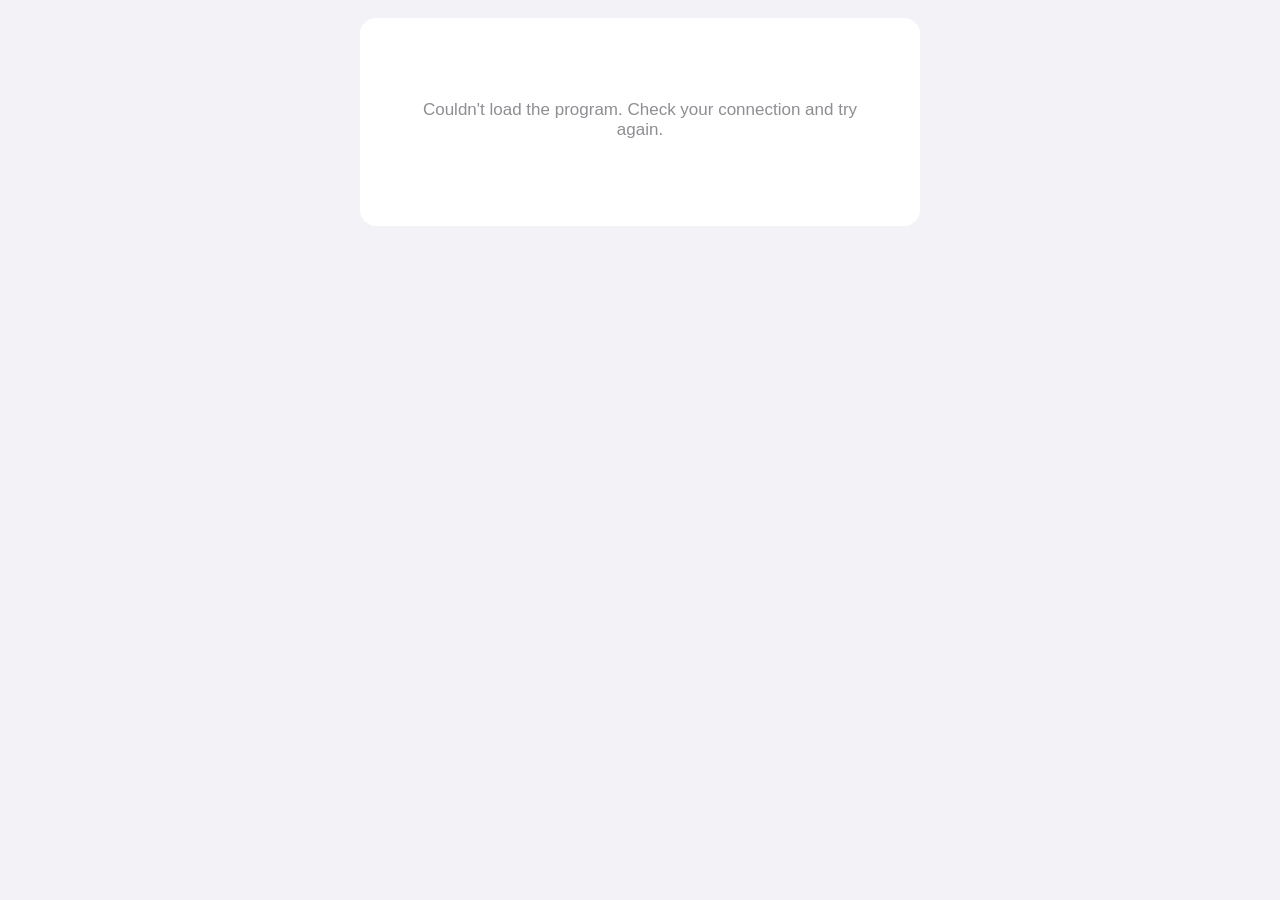
<file: program.html>
<!doctype html>
<html lang="en"><head><meta charset="utf-8"><meta name="viewport" content="width=device-width,initial-scale=1,viewport-fit=cover">
<title>Sacrament Meeting Program</title><meta name="robots" content="noindex,nofollow">
<meta name="theme-color" content="#F2F2F7" media="(prefers-color-scheme: light)"><meta name="theme-color" content="#000000" media="(prefers-color-scheme: dark)">
<link rel="icon" href="icons/icon-192.png"><link rel="apple-touch-icon" href="icons/apple-touch-icon.png">
<style>
:root{color-scheme:light dark}body{margin:0;background:#F2F2F7;font-family:-apple-system,BlinkMacSystemFont,"Segoe UI",Roboto,Arial,sans-serif}
@media (prefers-color-scheme:dark){body{background:#000}.card{background:#1C1C1E!important}}
.wrap{max-width:560px;margin:0 auto;padding:calc(env(safe-area-inset-top) + 18px) 14px 40px}
.card{background:#fff;border-radius:16px;padding:22px 20px 26px}
.msg{text-align:center;color:#8e8e93;padding:60px 20px;font-size:17px}
.upd{text-align:center;color:#8e8e93;font-size:12px;margin-top:12px}
.spin{width:22px;height:22px;border:2px solid #ccc;border-top-color:#888;border-radius:50%;animation:s .8s linear infinite;margin:0 auto}@keyframes s{to{transform:rotate(360deg)}}
</style></head>
<body><div class="wrap"><div class="card" id="p"><div class="msg"><div class="spin"></div></div></div><div class="upd" id="u"></div></div>
<script src="config.js?v=2.18.4"></script><script src="progview.js?v=2.18.4"></script>
<script>
(async function(){
  WHProgram.addCss();
  const el=document.getElementById('p'), u=document.getElementById('u');
  const q=new URLSearchParams(location.search), date=q.get('date')||'';
  const show=(pr)=>{ if(!pr){return;} el.innerHTML=WHProgram.online(pr); document.title=(pr.ward?pr.ward+' · ':'')+'Program'; u.textContent=pr.published?'Updated '+new Date(pr.published).toLocaleString([], {weekday:'short',hour:'numeric',minute:'2-digit'}):''; };
  let old=null; try{old=JSON.parse(localStorage.getItem('wh:prog:'+date)||'null');}catch(e){}
  if(old) show(old);
  const api=(window.WARD_HUB_CONFIG||{}).api;
  if(!api){ if(!old) el.innerHTML='<div class="msg">This program page isn\'t connected yet.</div>'; return; }
  try{
    const r=await fetch(api,{method:'POST',body:JSON.stringify({action:'program',date})}); const j=await r.json();
    if(j.program){ show(j.program); try{localStorage.setItem('wh:prog:'+date,JSON.stringify(j.program));}catch(e){} }
    else if(!old) el.innerHTML='<div class="msg">'+(j.message||j.error||'The program isn\'t ready yet.')+'</div>';
  }catch(e){ if(!old) el.innerHTML='<div class="msg">Couldn\'t load the program. Check your connection and try again.</div>'; }
})();
</script></body></html>
</file>
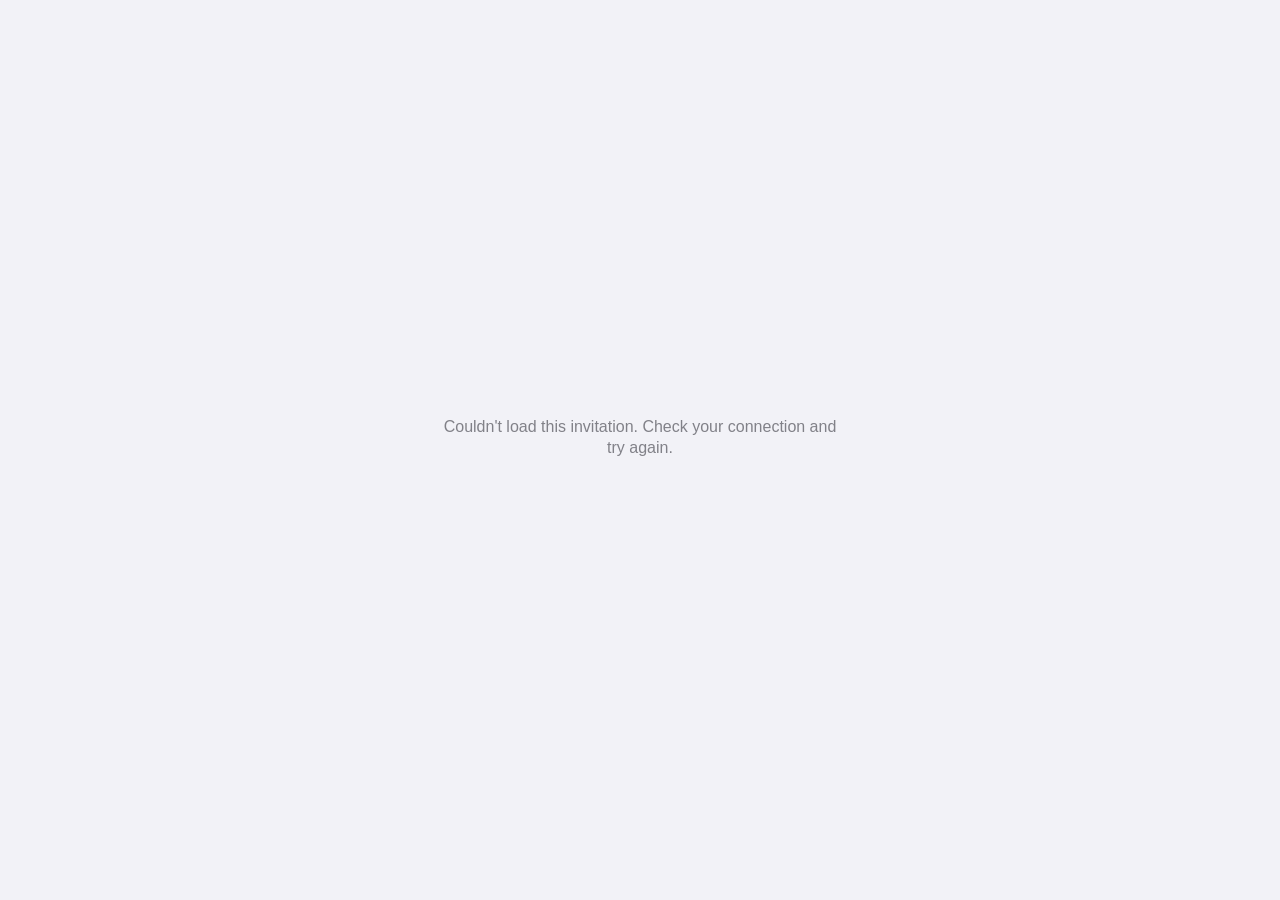
<file: reply.html>
<!doctype html>
<html lang="en"><head><meta charset="utf-8"><meta name="viewport" content="width=device-width,initial-scale=1,viewport-fit=cover">
<title>Sacrament Meeting Invitation</title><meta name="robots" content="noindex,nofollow">
<link rel="icon" href="icons/icon-192.png"><link rel="stylesheet" href="app.css?v=2.18.4">
</head><body><main class="welcome" id="m"><div class="spin" style="margin:0 auto"></div></main>
<script src="config.js?v=2.18.4"></script>
<script>
(async function(){
  const m=document.getElementById('m'), t=new URLSearchParams(location.search).get('t')||'', api=(window.WARD_HUB_CONFIG||{}).api;
  const esc=s=>String(s==null?'':s).replace(/[&<>"']/g,c=>({'&':'&amp;','<':'&lt;','>':'&gt;','"':'&quot;',"'":'&#39;'}[c]));
  const post=o=>fetch(api,{method:'POST',body:JSON.stringify(o)}).then(r=>r.json());
  let d; try{ d=await post({action:'invite',t}); }catch(e){ m.innerHTML='<p>Couldn\'t load this invitation. Check your connection and try again.</p>'; return; }
  if(!d.ok){ m.innerHTML='<h1>Invitation</h1><p>'+esc(d.error||'This link is no longer valid.')+'</p>'; return; }
  const when=new Date(d.date+'T12:00:00').toLocaleDateString(undefined,{weekday:'long',month:'long',day:'numeric'});
  const done=s=>{ m.innerHTML='<h1>'+(s==='Accepted'?'Thank you!':'Thanks for letting us know')+'</h1><p>'+(s==='Accepted'?'We\'ve noted your yes for '+esc(when)+'. The bishopric will follow up with any details.':'We\'ve let the bishopric know. No need to do anything else.')+'</p>'+(s==='Accepted'&&d.prompt?'<div class="list" style="text-align:left"><div class="row wrap"><div class="main"><div class="s" style="white-space:pre-wrap;color:var(--text);font-size:15px">'+esc(d.prompt)+'</div></div></div></div>':''); };
  m.innerHTML='<h1>Hi '+esc(d.first)+'</h1><p>'+esc(d.ward)+' sacrament meeting<br><b>'+esc(when)+'</b>'+(d.time?' · '+esc(d.time):'')+'<br>'+esc(d.what)+(d.minutes?' · about '+esc(d.minutes)+' minutes':'')+'</p>'+
    (d.status==='Accepted'||d.status==='Declined'?'<p>You answered: <b>'+(d.status==='Accepted'?'Yes':'No')+'</b>. You can change it below.</p>':'')+
    '<div class="list"><div class="field col"><label>Anything to add? (optional)</label><textarea id="n" style="min-height:70px"></textarea></div></div>'+
    '<button class="btn" id="y" style="margin-top:14px">Yes, I can</button><button class="btn gray" id="no" style="margin-top:10px">I\'m not able to</button>';
  const send=async yes=>{ document.getElementById('y').disabled=document.getElementById('no').disabled=true; try{ const r=await post({action:'answer',t,yes,note:document.getElementById('n').value}); if(r.ok) done(r.status); else m.innerHTML='<p>'+esc(r.error)+'</p>'; }catch(e){ m.innerHTML='<p>Couldn\'t send. Please try again.</p>'; } };
  document.getElementById('y').onclick=()=>send(true); document.getElementById('no').onclick=()=>send(false);
})();
</script></body></html>
</file>
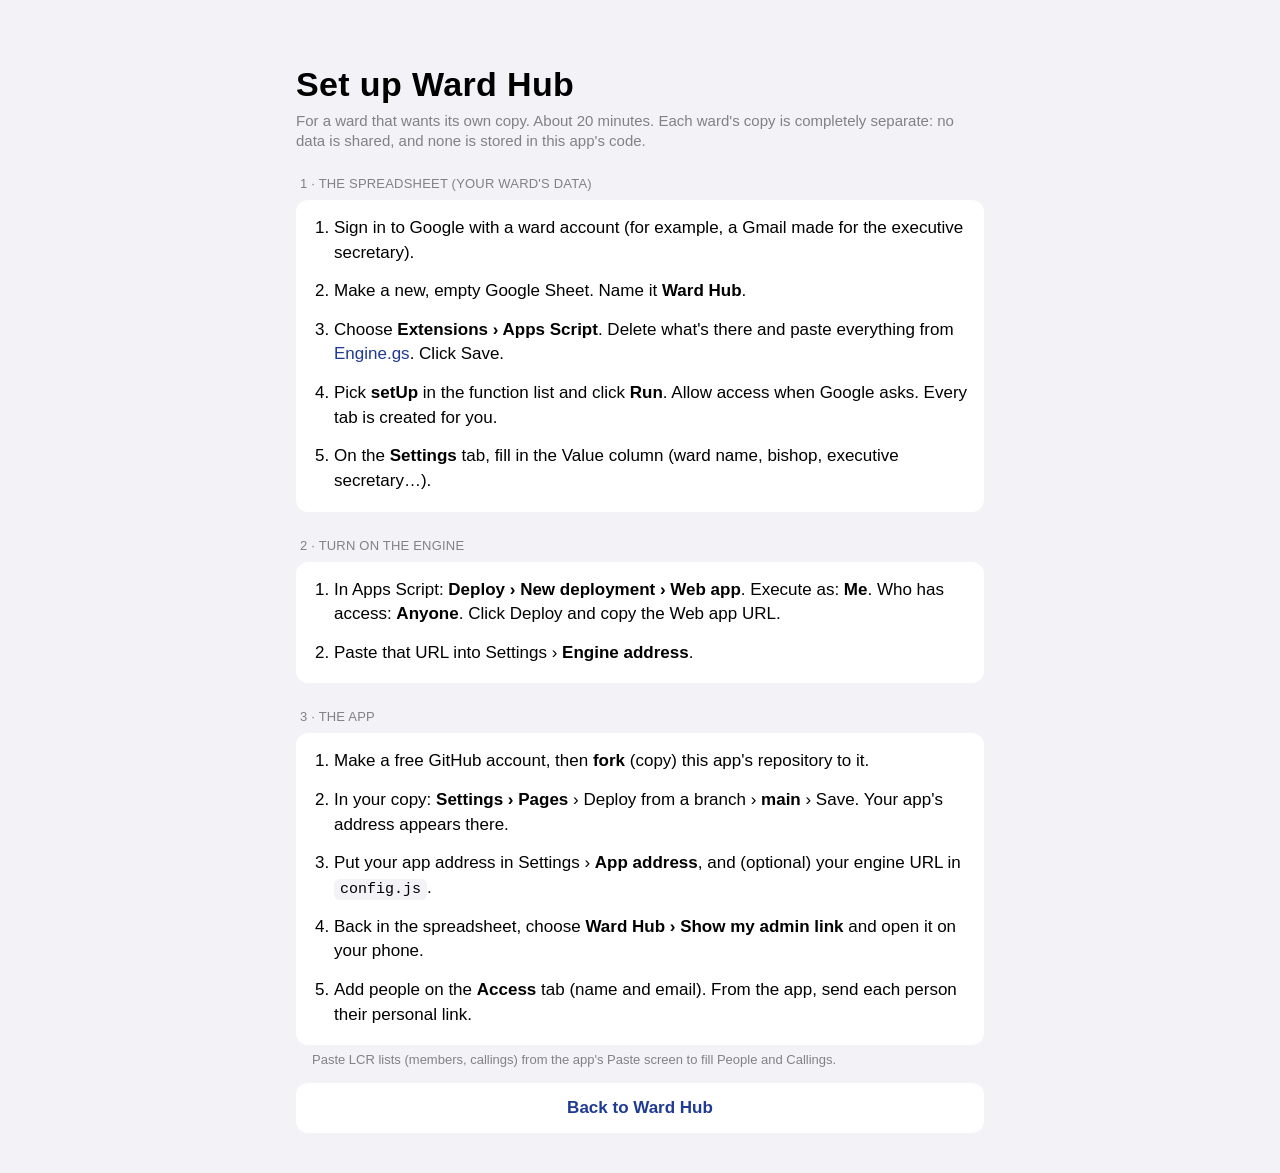
<file: setup.html>
<!doctype html>
<html lang="en"><head><meta charset="utf-8"><meta name="viewport" content="width=device-width,initial-scale=1,viewport-fit=cover">
<title>Set Up Ward Hub</title><meta name="robots" content="noindex">
<link rel="stylesheet" href="app.css?v=2.18.4">
<style>.screen{padding-bottom:40px}ol{padding-left:22px;margin:0}ol li{margin:0 0 14px;line-height:1.45}code{background:var(--card2);padding:2px 6px;border-radius:6px;font-size:15px}.list{padding:16px 16px 4px}</style>
</head><body><main class="screen">
<div class="largetitle"><h1>Set up Ward Hub</h1></div>
<p class="subtitle">For a ward that wants its own copy. About 20 minutes. Each ward's copy is completely separate: no data is shared, and none is stored in this app's code.</p>
<div class="section-h"><span>1 · The spreadsheet (your ward's data)</span></div>
<div class="list"><ol>
<li>Sign in to Google with a ward account (for example, a Gmail made for the executive secretary).</li>
<li>Make a new, empty Google Sheet. Name it <b>Ward Hub</b>.</li>
<li>Choose <b>Extensions › Apps Script</b>. Delete what's there and paste everything from <a href="engine/Engine.gs">Engine.gs</a>. Click Save.</li>
<li>Pick <b>setUp</b> in the function list and click <b>Run</b>. Allow access when Google asks. Every tab is created for you.</li>
<li>On the <b>Settings</b> tab, fill in the Value column (ward name, bishop, executive secretary…).</li>
</ol></div>
<div class="section-h"><span>2 · Turn on the engine</span></div>
<div class="list"><ol>
<li>In Apps Script: <b>Deploy › New deployment › Web app</b>. Execute as: <b>Me</b>. Who has access: <b>Anyone</b>. Click Deploy and copy the Web app URL.</li>
<li>Paste that URL into Settings › <b>Engine address</b>.</li>
</ol></div>
<div class="section-h"><span>3 · The app</span></div>
<div class="list"><ol>
<li>Make a free GitHub account, then <b>fork</b> (copy) this app's repository to it.</li>
<li>In your copy: <b>Settings › Pages</b> › Deploy from a branch › <b>main</b> › Save. Your app's address appears there.</li>
<li>Put your app address in Settings › <b>App address</b>, and (optional) your engine URL in <code>config.js</code>.</li>
<li>Back in the spreadsheet, choose <b>Ward Hub › Show my admin link</b> and open it on your phone.</li>
<li>Add people on the <b>Access</b> tab (name and email). From the app, send each person their personal link.</li>
</ol></div>
<p class="foot">Paste LCR lists (members, callings) from the app's Paste screen to fill People and Callings.</p>
<div class="btns"><a class="btn gray" href="./">Back to Ward Hub</a></div>
</main></body></html>
</file>
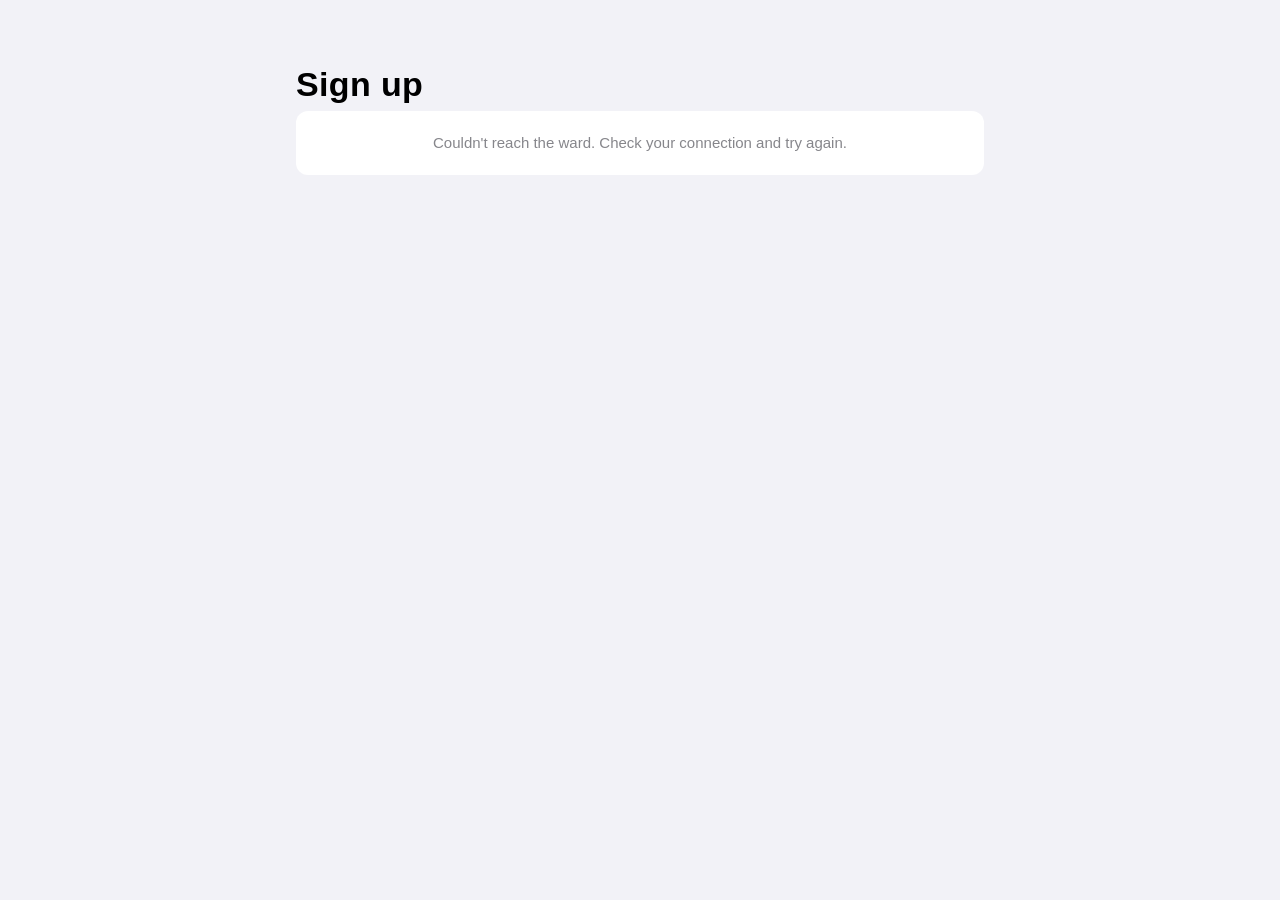
<file: signup.html>
<!doctype html>
<html lang="en"><head><meta charset="utf-8"><meta name="viewport" content="width=device-width,initial-scale=1,viewport-fit=cover">
<title>Sign Up</title><meta name="robots" content="noindex,nofollow">
<link rel="icon" href="icons/icon-192.png"><link rel="stylesheet" href="app.css?v=2.18.4">
<style>.welcome .field input,.field input,.field textarea{color:var(--text)}.field input{text-align:left}</style>
</head><body><main class="screen" id="m" style="padding-bottom:40px"><div class="largetitle"><h1>Sign up</h1></div><div class="skeleton"></div><div class="skeleton"></div></main>
<script src="config.js?v=2.18.4"></script>
<script>
(async function(){
  const m=document.getElementById('m'), api=(window.WARD_HUB_CONFIG||{}).api, sid=new URLSearchParams(location.search).get('s')||'';
  const esc=s=>String(s==null?'':s).replace(/[&<>"']/g,c=>({'&':'&amp;','<':'&lt;','>':'&gt;','"':'&quot;',"'":'&#39;'}[c]));
  const post=o=>fetch(api,{method:'POST',body:JSON.stringify(o)}).then(r=>r.json()).catch(()=>({ok:false,error:'Couldn\'t reach the ward. Check your connection and try again.'}));
  const pd=s=>{const p=s.split('-');return new Date(+p[0],+p[1]-1,+p[2]);};
  const day=s=>s?pd(s).toLocaleDateString(undefined,{weekday:'long',month:'long',day:'numeric'}):'';
  const key='su:'+sid, get=()=>{try{return JSON.parse(localStorage.getItem(key)||'[]');}catch(e){return [];}}, put=v=>{try{localStorage.setItem(key,JSON.stringify(v));}catch(e){}};
  const me={};try{Object.assign(me,JSON.parse(localStorage.getItem('su:me')||'{}'));}catch(e){}
  let d=await post({action:'signupPublic',s:sid}), msg='';
  if(!d.ok){ m.innerHTML='<div class="largetitle"><h1>Sign up</h1></div><div class="list"><div class="empty">'+esc(d.error||'This sign-up link isn\'t recognized.')+'</div></div>'; return; }
  const slotName=x=>[x.time,x.label].filter(Boolean).join(' · ')||day(x.date);
  function draw(){
    let h='<div class="largetitle"><h1 style="font-size:30px;line-height:36px">'+esc(d.title)+'</h1></div><p class="subtitle">'+esc([d.ward,d.org].filter(Boolean).join(' · '))+(d.closes?' · sign up by '+esc(day(d.closes)):'')+'</p>';
    if(d.description) h+='<div class="list"><div class="row wrap"><div class="main" style="white-space:pre-wrap;font-size:16px">'+esc(d.description)+'</div></div></div>';
    if(msg) h+='<div class="list" style="margin-top:12px;background:var(--green-tint)"><div class="row wrap"><div class="main"><div class="t" style="font-weight:600">'+esc(msg)+'</div></div></div></div>';
    const mine=get();
    if(mine.length) h+='<div class="section-h"><span>You signed up</span></div><div class="list">'+mine.map((x,i)=>'<div class="row"><div class="main"><div class="t">'+esc(x.what)+'</div><div class="s">'+esc(x.name)+'</div></div>'+(d.open?'<button class="link" style="color:var(--red)" data-rm="'+i+'">Take my name off</button>':'')+'</div>').join('')+'</div>';
    if(!d.open){ h+='<div class="list" style="margin-top:14px"><div class="empty">This sign-up is closed. Please contact the organizer if you\'d still like to help.</div></div>'; }
    if(d.kind==='Dinner groups'){
      if(d.open&&!mine.length) h+='<div class="section-h"><span>Join dinner groups</span></div><div class="list"><div class="field"><label>Your names</label><input id="nm" autocomplete="name" placeholder="e.g. John & Jane Doe" value="'+esc(me.name||'')+'"></div><div class="field"><label>Phone</label><input id="ph" type="tel" autocomplete="tel" value="'+esc(me.phone||'')+'"></div>'+
        '<div class="field"><label style="flex:1">We\'re newer to the ward</label><span class="toggle"><input type="checkbox" id="nw"><span></span></span></div></div><div class="btns"><button class="btn" id="go" data-slot="">Sign us up</button></div>'+
        '<p class="foot">You\'ll be in a group of about '+(d.size||4)+' households. Each takes a turn hosting dinner. Your names and phone go only to the organizers.</p>';
    } else {
      let cur='';
      d.slots.forEach(x=>{
        const g=x.date?day(x.date):'Anytime';
        if(g!==cur){ if(cur) h+='</div>'; h+='<div class="section-h"><span>'+esc(g)+'</span></div><div class="list">'; cur=g; }
        const full=x.need&&x.left===0;
        h+='<'+(d.open&&!full?'button data-slot="'+esc(x.id)+'"':'div')+' class="row"><div class="main"><div class="t">'+esc(slotName(x))+'</div><div class="s">'+(x.people.length?esc(x.people.join(', ')):'No one yet')+'</div></div>'+
          (x.need?'<span class="chip '+(full?'':'blue')+'">'+(full?'Full':x.left+' more needed')+'</span>':'')+(d.open&&!full?'<span class="chip green">Sign up</span>':'')+'</'+(d.open&&!full?'button':'div')+'>';
      });
      if(cur) h+='</div>';
      if(!d.slots.length) h+='<div class="list"><div class="empty">Nothing to sign up for yet.</div></div>';
      h+='<p class="foot">Your name shows on this page as first name and last initial. Your phone number and note go only to the organizer.</p>';
    }
    m.innerHTML=h;
    m.querySelectorAll('[data-slot]').forEach(b=>{ if(b.id!=='go') b.onclick=()=>form(d.slots.find(x=>x.id===b.dataset.slot)); });
    m.querySelectorAll('[data-rm]').forEach(b=>b.onclick=()=>leave(+b.dataset.rm));
    const go=document.getElementById('go'); if(go) go.onclick=()=>join(null,go);
  }
  function form(x){
    msg=''; let h='<div class="largetitle"><h1 style="font-size:30px;line-height:36px">'+esc(d.title)+'</h1></div><p class="subtitle">'+esc([x.date?day(x.date):'',slotName(x)].filter(Boolean).join(' · '))+'</p>'+
      '<div class="list"><div class="field"><label>Your name</label><input id="nm" autocomplete="name" value="'+esc(me.name||'')+'"></div><div class="field"><label>Phone</label><input id="ph" type="tel" autocomplete="tel" value="'+esc(me.phone||'')+'"></div><div class="field col"><label>Note for the organizer (optional)</label><textarea id="no"></textarea></div></div>'+
      '<div class="btns"><button class="btn" id="go">Sign me up</button></div><div class="btns"><button class="btn gray" id="bk">Back</button></div><p id="er" class="foot" style="text-align:center;color:var(--red)"></p>';
    m.innerHTML=h; document.getElementById('bk').onclick=draw; const go=document.getElementById('go'); go.onclick=()=>join(x,go); window.scrollTo(0,0);
  }
  async function join(x,btn){
    const v=i=>{const e=document.getElementById(i);return e?(e.type==='checkbox'?e.checked:e.value.trim()):'';};
    const o={action:'signupJoin',s:sid,slot:x?x.id:'',name:v('nm'),phone:v('ph'),note:v('no'),newer:v('nw')===true};
    const er=document.getElementById('er');
    if(!o.name||!o.phone){ if(er) er.textContent='Please add your name and phone.'; else alert('Please add your names and phone.'); return; }
    btn.disabled=true; const r=await post(o); btn.disabled=false;
    if(!r.ok){ if(er) er.textContent=r.error; else alert(r.error); return; }
    me.name=o.name; me.phone=o.phone; try{localStorage.setItem('su:me',JSON.stringify(me));}catch(e){}
    put(get().concat([{code:r.code,name:o.name,what:x?[x.date?day(x.date):'',slotName(x)].filter(Boolean).join(' · '):'Dinner groups'}]));
    if(r.slots&&r.slots.length) d.slots=r.slots; msg=r.msg; draw(); window.scrollTo(0,0);
  }
  async function leave(i){
    const mine=get(), x=mine[i]; if(!x||!confirm('Take your name off '+x.what+'?')) return;
    const r=await post({action:'signupLeave',s:sid,code:x.code});
    if(r.ok||/Already/.test(r.error||'')){ mine.splice(i,1); put(mine); if(r.slots&&r.slots.length) d.slots=r.slots; msg=r.ok?r.msg:''; draw(); } else alert(r.error);
  }
  draw();
})();
</script></body></html>
</file>
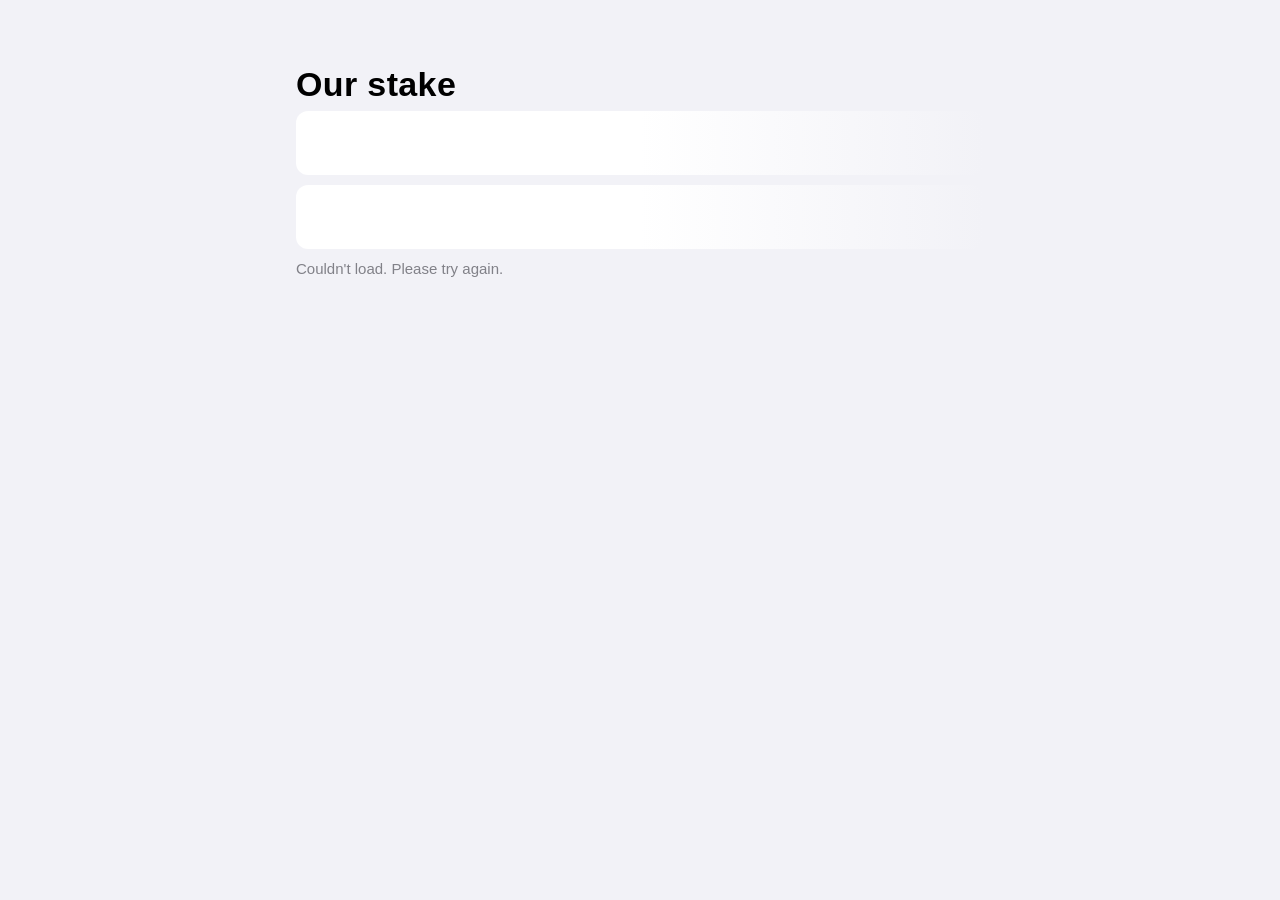
<file: stake.html>
<!doctype html>
<html lang="en"><head><meta charset="utf-8"><meta name="viewport" content="width=device-width,initial-scale=1,viewport-fit=cover">
<title>Our Stake</title><meta name="robots" content="noindex,nofollow">
<link rel="icon" href="icons/icon-192.png"><link rel="stylesheet" href="app.css?v=2.18.4">
</head><body><main class="screen" id="m" style="padding-bottom:40px"><div class="largetitle"><h1>Our stake</h1></div><div class="skeleton"></div><div class="skeleton"></div></main>
<script src="config.js?v=2.18.4"></script>
<script>
(async function(){
  const m=document.getElementById('m'), api=(window.WARD_HUB_CONFIG||{}).api;
  const esc=s=>String(s==null?'':s).replace(/[&<>"']/g,c=>({'&':'&amp;','<':'&lt;','>':'&gt;','"':'&quot;',"'":'&#39;'}[c]));
  const pd=s=>{const p=s.split('-');return new Date(+p[0],+p[1]-1,+p[2]);};
  let d; try{ d=await fetch(api,{method:'POST',body:JSON.stringify({action:'stakeInfo'})}).then(r=>r.json()); }catch(e){ m.innerHTML+='<p class="subtitle">Couldn\'t load. Please try again.</p>'; return; }
  if(d.off){ m.innerHTML='<div class="largetitle"><h1>Our stake</h1></div><div class="list"><div class="empty">This page isn\'t turned on.</div></div>'; return; }
  let h='<div class="largetitle"><h1>'+esc(d.stake||'Our stake')+'</h1></div><p class="subtitle">'+esc(d.ward||'')+'</p>';
  if((d.leaders||[]).length) h+='<div class="section-h"><span>Stake leaders</span></div><div class="list">'+d.leaders.map(l=>'<div class="row"><div class="main"><div class="t">'+esc(l.name)+'</div>'+(l.role?'<div class="s">'+esc(l.role)+'</div>':'')+'</div></div>').join('')+'</div>';
  if((d.links||[]).length) h+='<div class="section-h"><span>Links</span></div><div class="list">'+d.links.map(l=>'<a class="row" style="text-decoration:none;color:inherit" href="'+esc(l.url)+'" target="_blank" rel="noopener"><div class="main"><div class="t">'+esc(l.title)+'</div></div><span class="chip blue">Open</span></a>').join('')+'</div>';
  let month='';
  (d.events||[]).forEach(e=>{ const mo=pd(e.date).toLocaleDateString(undefined,{month:'long',year:'numeric'}); if(mo!==month){ if(month) h+='</div>'; h+='<div class="section-h"><span>'+esc(mo)+'</span></div><div class="list">'; month=mo; }
    h+='<div class="row"><div style="width:44px;text-align:center;flex:none"><div style="font-size:11px;color:var(--sub);font-weight:600">'+esc(pd(e.date).toLocaleDateString(undefined,{weekday:'short'}).toUpperCase())+'</div><div style="font-size:20px;font-weight:700">'+pd(e.date).getDate()+'</div></div><div class="main"><div class="t">'+esc(e.title)+'</div><div class="s">'+[e.time?(e.time+(e.endTime?'–'+e.endTime:'')):'',e.place].filter(Boolean).map(esc).join(' · ')+'</div></div></div>'; });
  if(month) h+='</div>'; else h+='<div class="section-h"><span>Coming up</span></div><div class="list"><div class="empty">No stake events on the calendar yet.</div></div>';
  h+='<div class="btns"><a class="btn gray" href="calendar.html">Ward calendar</a></div>';
  m.innerHTML=h;
})();
</script></body></html>
</file>
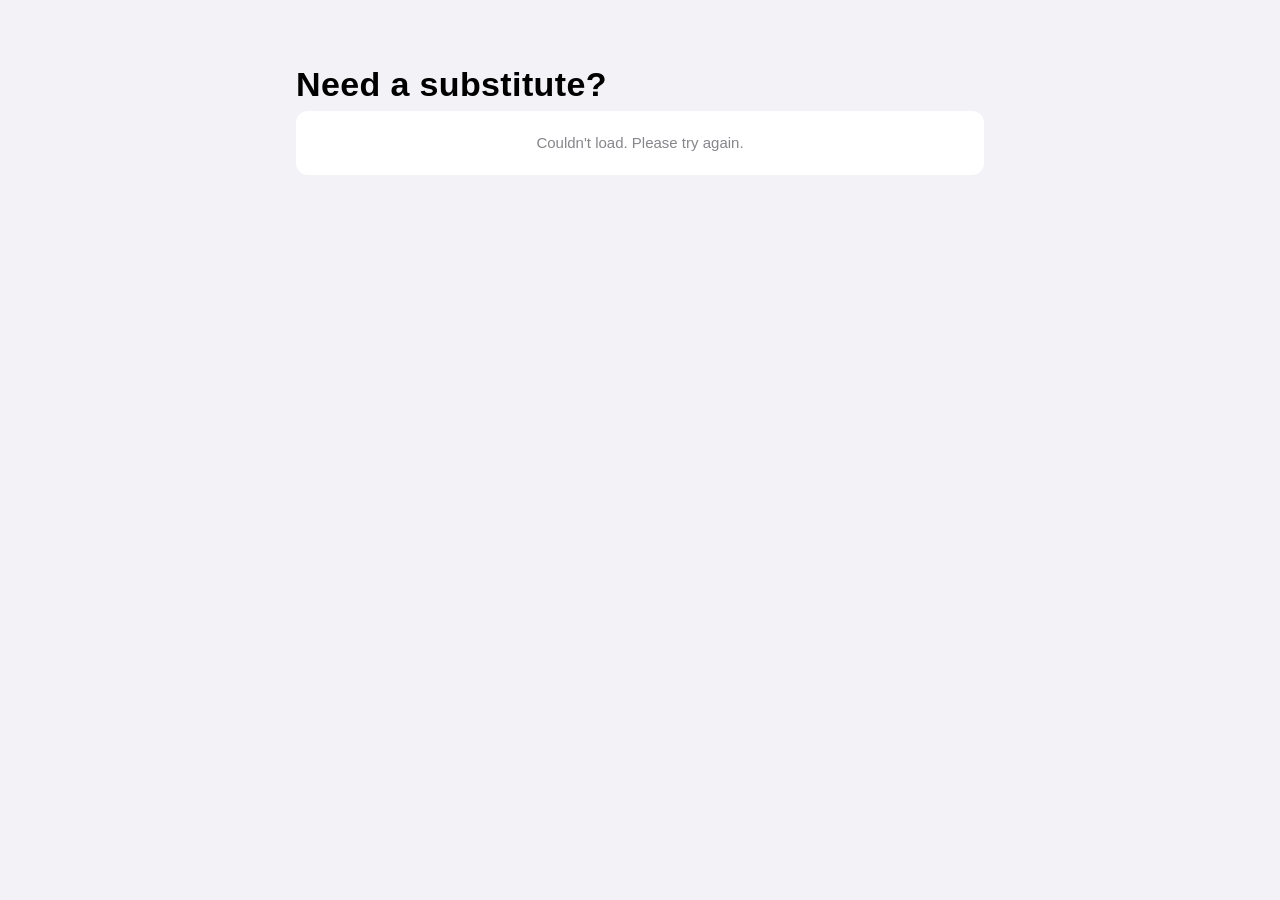
<file: sub.html>
<!doctype html>
<html lang="en"><head><meta charset="utf-8"><meta name="viewport" content="width=device-width,initial-scale=1,viewport-fit=cover">
<title>Need a Substitute</title><meta name="robots" content="noindex,nofollow">
<link rel="icon" href="icons/icon-192.png"><link rel="stylesheet" href="app.css?v=2.18.4">
</head><body><main class="screen" id="m" style="padding-bottom:40px"><div class="largetitle"><h1>Need a substitute?</h1></div><div class="skeleton"></div></main>
<script src="config.js?v=2.18.4"></script>
<script>
(async function(){
  const m=document.getElementById('m'), api=(window.WARD_HUB_CONFIG||{}).api, q=new URLSearchParams(location.search), c=q.get('c')||'', o=q.get('o')||'';
  const esc=s=>String(s==null?'':s).replace(/[&<>"']/g,c=>({'&':'&amp;','<':'&lt;','>':'&gt;','"':'&quot;',"'":'&#39;'}[c]));
  const pd=s=>{const p=s.split('-');return new Date(+p[0],+p[1]-1,+p[2]);};
  const post=x=>fetch(api,{method:'POST',body:JSON.stringify(x)}).then(r=>r.json());
  const top='<div class="largetitle"><h1>Need a substitute?</h1></div>';
  let d; try{ d=await post({action:'subInfo',c,o}); }catch(e){ d={ok:false,error:'Couldn\'t load. Please try again.'}; }
  if(d.off){ m.innerHTML=top+'<div class="list"><div class="empty">Online requests are turned off. Please text your presidency.</div></div>'; return; }
  if(!d.ok){ m.innerHTML=top+'<div class="list"><div class="empty">'+esc(d.error||'Something went wrong.')+'</div></div>'; return; }
  let pick=d.sundays[0].date;
  const draw=()=>{
    m.innerHTML=top+'<p class="subtitle">'+esc(d.cls)+' · '+esc(d.org)+'</p>'+
      '<div class="section-h"><span>Which Sunday?</span></div><div class="list">'+d.sundays.map(s=>'<button class="row" data-d="'+s.date+'"><span class="check '+(s.date===pick?'on':'')+'"></span><div class="main"><div class="t">'+esc(pd(s.date).toLocaleDateString(undefined,{weekday:'long',month:'long',day:'numeric'}))+'</div>'+(s.lesson?'<div class="s">'+esc(s.lesson)+'</div>':'')+'</div></button>').join('')+'</div>'+
      '<div class="list" style="margin-top:14px"><div class="field"><label>Your name</label><input id="n" autocomplete="name" style="color:var(--text)"></div><div class="field"><label>Phone</label><input id="p" type="tel" autocomplete="tel" style="color:var(--text)" placeholder="So they can reach you"></div><div class="field col"><label>Anything they should know? (optional)</label><textarea id="x" placeholder="e.g. I have the lesson ready to share"></textarea></div></div>'+
      '<input id="w" tabindex="-1" autocomplete="off" style="position:absolute;left:-5000px" aria-hidden="true">'+
      '<div class="btns"><button class="btn" id="go">Ask my presidency</button></div><p id="e" class="foot" style="text-align:center"></p>'+
      '<p class="foot">Your presidency sees this on their list right away and finds someone. If you find a substitute yourself, please text them.</p>';
    m.querySelectorAll('[data-d]').forEach(b=>b.onclick=()=>{ const keep={n:document.getElementById('n').value,p:document.getElementById('p').value,x:document.getElementById('x').value}; pick=b.dataset.d; draw(); document.getElementById('n').value=keep.n; document.getElementById('p').value=keep.p; document.getElementById('x').value=keep.x; });
    document.getElementById('go').onclick=async()=>{
      const v=id=>document.getElementById(id).value, b=document.getElementById('go'), e=document.getElementById('e');
      if(v('n').trim().length<3){ e.textContent='Please type your name.'; return; }
      b.disabled=true; b.innerHTML='<span class="spin"></span>';
      const r=await post({action:'subRequest',c:d.cls,o:d.org,date:pick,name:v('n'),phone:v('p'),note:v('x'),website:v('w')}).catch(()=>({ok:false,error:'Couldn\'t send. Please try again.'}));
      if(r.ok) m.innerHTML='<div class="welcome" style="min-height:70vh"><h1>Thank you</h1><p>Your presidency knows you need a substitute for '+esc(d.cls)+' on '+esc(pd(pick).toLocaleDateString(undefined,{weekday:'long',month:'long',day:'numeric'}))+'.</p><p>They\'ll let you know who will teach.</p></div>';
      else { b.disabled=false; b.textContent='Ask my presidency'; e.textContent=r.error||'Couldn\'t send.'; }
    };
  };
  draw();
})();
</script></body></html>
</file>
<file: app.css>
/* Ward Hub v2 — calm, obvious, quick. Follows the phone's light/dark mode and text size. */
:root{
  --bg:#F2F2F7; --card:#FFFFFF; --card2:#F2F2F7; --line:rgba(60,60,67,.18); --text:#000; --sub:rgba(60,60,67,.62); --faint:rgba(60,60,67,.3);
  --accent:#1F3A93; --accent-tint:rgba(31,58,147,.1); --green:#248A3D; --orange:#C93400; --red:#D70015; --yellow:#B25000;
  --green-tint:rgba(52,199,89,.16); --orange-tint:rgba(255,149,0,.18); --red-tint:rgba(255,59,48,.14); --gray-tint:rgba(120,120,128,.14);
  --bar:rgba(249,249,249,.86); --shadow:0 10px 30px rgba(0,0,0,.18);
  --font:-apple-system,BlinkMacSystemFont,"SF Pro Text","Segoe UI",Roboto,"Helvetica Neue",Arial,sans-serif;
  --r:12px; --top:env(safe-area-inset-top); --bottom:env(safe-area-inset-bottom);
  color-scheme:light dark;
}
@media (prefers-color-scheme:dark){:root{
  --bg:#000; --card:#1C1C1E; --card2:#2C2C2E; --line:rgba(84,84,88,.6); --text:#fff; --sub:rgba(235,235,245,.6); --faint:rgba(235,235,245,.3);
  --accent:#6E8EF7; --accent-tint:rgba(110,142,247,.16); --green:#30D158; --orange:#FF9F0A; --red:#FF453A; --yellow:#FFD60A;
  --bar:rgba(22,22,24,.86); --shadow:0 10px 30px rgba(0,0,0,.6);
}}
*{box-sizing:border-box;-webkit-tap-highlight-color:transparent}
html{-webkit-text-size-adjust:100%;font:-apple-system-body;font-family:var(--font)}
body{margin:0;background:var(--bg);color:var(--text);font-family:var(--font);font-size:17px;line-height:1.3;min-height:100vh;overscroll-behavior-y:none}
button,input,select,textarea{font:inherit;color:inherit}
a{color:var(--accent);text-decoration:none}
[hidden]{display:none!important}

/* ---------- screen + titles ---------- */
.screen{padding:calc(var(--top) + 8px) 16px calc(96px + var(--bottom));max-width:720px;margin:0 auto;animation:fade .18s ease}
@keyframes fade{from{opacity:.4}to{opacity:1}}
.navbar{position:fixed;top:0;left:0;right:0;z-index:20;padding:calc(var(--top) + 10px) 16px 10px;text-align:center;font-weight:600;font-size:17px;
  background:var(--bar);-webkit-backdrop-filter:saturate(180%) blur(20px);backdrop-filter:saturate(180%) blur(20px);border-bottom:.5px solid var(--line);
  opacity:0;pointer-events:none;transition:opacity .15s}
.navbar.show{opacity:1;pointer-events:auto}
.navbar .nb-right{position:absolute;right:12px;bottom:6px}
.largetitle{display:flex;align-items:flex-end;justify-content:space-between;gap:8px;margin:44px 0 6px}
.largetitle h1{font-size:34px;line-height:41px;font-weight:700;letter-spacing:.37px;margin:0}
.subtitle{color:var(--sub);font-size:15px;margin:0 0 18px}
.section-h{display:flex;justify-content:space-between;align-items:baseline;margin:26px 4px 7px;font-size:13px;text-transform:uppercase;letter-spacing:.2px;color:var(--sub)}
.section-h.big{text-transform:none;font-size:22px;font-weight:700;color:var(--text);letter-spacing:.35px;margin:28px 2px 8px}
.section-h a{font-size:15px;text-transform:none}
.foot{color:var(--sub);font-size:13px;margin:7px 16px 0}

/* ---------- grouped lists ---------- */
.list{background:var(--card);border-radius:var(--r);overflow:hidden}
.row{display:flex;align-items:center;gap:12px;min-height:44px;padding:11px 16px;position:relative;width:100%;border:0;background:none;text-align:left}
.row+.row::before{content:"";position:absolute;top:0;left:16px;right:0;border-top:.5px solid var(--line)}
.row.indent+.row::before,.row.ic+.row::before{left:58px}
button.row,a.row{cursor:pointer;color:var(--text)}
button.row:active,a.row:active{background:var(--card2)}
.row .main{flex:1;min-width:0}
.row .t{font-size:17px;overflow:hidden;text-overflow:ellipsis}
.row .s{font-size:15px;color:var(--sub);margin-top:2px;overflow:hidden;text-overflow:ellipsis}
.row .r{color:var(--sub);font-size:17px;white-space:nowrap;text-align:right}
.row .chev{width:8px;height:14px;flex:none;opacity:.35}
.wrap .t,.wrap .s{white-space:normal}
.nowrap .t,.nowrap .s{white-space:nowrap}
.icon{width:30px;height:30px;border-radius:7px;display:grid;place-items:center;flex:none;color:#fff}
.icon svg{width:18px;height:18px}
.empty{padding:22px 16px;color:var(--sub);text-align:center;font-size:15px}

/* ---------- chips, dots, badges ---------- */
.chip{display:inline-flex;align-items:center;gap:4px;font-size:13px;font-weight:600;padding:3px 8px;border-radius:999px;background:var(--gray-tint);color:var(--sub);white-space:nowrap}
.chip.green{background:var(--green-tint);color:var(--green)}.chip.orange{background:var(--orange-tint);color:var(--orange)}
.chip.red{background:var(--red-tint);color:var(--red)}.chip.blue{background:var(--accent-tint);color:var(--accent)}
.dot{width:10px;height:10px;border-radius:50%;flex:none;background:var(--faint)}
.dot.green{background:var(--green)}.dot.orange{background:var(--orange)}.dot.red{background:var(--red)}.dot.blue{background:var(--accent)}

/* ---------- checklist ---------- */
.check{width:26px;height:26px;border-radius:50%;border:2px solid var(--faint);flex:none;display:grid;place-items:center;transition:all .15s}
.check.on{background:var(--accent);border-color:var(--accent)}
.check.on::after{content:"";width:6px;height:11px;border:solid #fff;border-width:0 2.5px 2.5px 0;transform:rotate(45deg) translate(-1px,-1px)}
.row.done .t{color:var(--sub);text-decoration:line-through;text-decoration-color:var(--faint)}

/* ---------- hero card ---------- */
.hero{background:var(--card);border-radius:16px;padding:16px;margin-top:4px}
.hero .k{font-size:13px;color:var(--sub);text-transform:uppercase;letter-spacing:.2px}
.hero .big{font-size:22px;font-weight:700;margin:2px 0 10px}
.ppl{display:flex;flex-direction:column;gap:8px}
.ppl .p{display:flex;align-items:center;gap:10px;font-size:16px}
.ppl .p .role{color:var(--sub);font-size:14px;margin-left:auto}
.hymns{display:flex;gap:8px;flex-wrap:wrap;margin-top:12px}
.hymn{background:var(--card2);border-radius:10px;padding:8px 10px;font-size:14px;line-height:1.25;flex:1 1 140px}
.hymn b{display:block;font-size:12px;color:var(--sub);font-weight:600;text-transform:uppercase;letter-spacing:.2px}

/* ---------- Sunday switcher ---------- */
.dates{display:flex;gap:8px;overflow-x:auto;scrollbar-width:none;margin:0 -16px 6px;padding:2px 16px 6px;scroll-snap-type:x mandatory}
.dates::-webkit-scrollbar{display:none}
.date{flex:none;scroll-snap-align:center;border:0;background:var(--card);border-radius:12px;padding:8px 12px;min-width:66px;text-align:center;cursor:pointer}
.date .m{font-size:12px;color:var(--sub);text-transform:uppercase;font-weight:600}
.date .d{font-size:22px;font-weight:700;line-height:1.1}
.date .n{font-size:11px;color:var(--sub)}
.date.on{background:var(--accent);color:#fff}.date.on .m,.date.on .n{color:rgba(255,255,255,.8)}

/* ---------- buttons ---------- */
.btn{display:flex;align-items:center;justify-content:center;gap:8px;width:100%;min-height:50px;border:0;border-radius:12px;background:var(--accent);color:#fff;font-weight:600;font-size:17px;cursor:pointer}
.btn:active{opacity:.75}
.btn.gray{background:var(--card);color:var(--accent)}
.btn.red{background:var(--card);color:var(--red)}
.btn.small{min-height:34px;width:auto;padding:0 14px;font-size:15px;border-radius:999px}
.btns{display:flex;gap:10px;margin-top:14px}
.link{border:0;background:none;color:var(--accent);font-size:17px;padding:6px 0;cursor:pointer}
.seg{display:flex;background:var(--gray-tint);border-radius:9px;padding:2px;gap:2px}
.seg button{flex:1;border:0;background:none;padding:6px 4px;font-size:13px;font-weight:600;border-radius:7px;cursor:pointer;color:var(--text)}
.seg button.on{background:var(--card);box-shadow:0 2px 6px rgba(0,0,0,.12)}

/* ---------- tab bar ---------- */
.tabbar{position:fixed;left:0;right:0;bottom:0;z-index:30;display:flex;justify-content:space-around;padding:6px 4px calc(4px + var(--bottom));
  background:var(--bar);-webkit-backdrop-filter:saturate(180%) blur(20px);backdrop-filter:saturate(180%) blur(20px);border-top:.5px solid var(--line)}
.tabbar button{flex:1;max-width:110px;border:0;background:none;display:flex;flex-direction:column;align-items:center;gap:2px;font-size:10.5px;font-weight:500;color:var(--sub);padding:2px 0;cursor:pointer;position:relative}
.tabbar button svg{width:26px;height:26px}
.tabbar button.on{color:var(--accent)}
.tabbar .badge{position:absolute;top:-2px;left:calc(50% + 6px);background:var(--red);color:#fff;font-size:11px;font-weight:700;border-radius:999px;min-width:18px;height:18px;line-height:18px;padding:0 5px}

/* ---------- sheets ---------- */
.scrim{position:fixed;inset:0;background:rgba(0,0,0,.35);z-index:50;animation:fade .2s}
.sheet{position:fixed;left:0;right:0;bottom:0;z-index:51;background:var(--bg);border-radius:14px 14px 0 0;max-height:92vh;overflow:auto;
  padding:8px 16px calc(24px + var(--bottom));box-shadow:var(--shadow);animation:up .28s cubic-bezier(.2,.9,.3,1);max-width:720px;margin:0 auto}
@keyframes up{from{transform:translateY(100%)}to{transform:none}}
.sheet .grab{width:36px;height:5px;border-radius:3px;background:var(--faint);margin:0 auto 6px}
.sheet header{display:flex;align-items:center;justify-content:space-between;min-height:44px;margin-bottom:6px}
.sheet header h2{font-size:17px;font-weight:600;margin:0;text-align:center;flex:1}
.sheet header .link{min-width:64px}
.sheet header .link.r{text-align:right;font-weight:600}
.field{display:flex;align-items:center;gap:12px;min-height:44px;padding:6px 16px;position:relative}
.field+.field::before{content:"";position:absolute;top:0;left:16px;right:0;border-top:.5px solid var(--line)}
.field label{flex:none;width:110px;color:var(--text);font-size:17px}
.field input,.field select,.field textarea{flex:1;min-width:0;border:0;background:none;outline:none;font-size:17px;text-align:right;color:var(--sub);padding:6px 0;-webkit-appearance:none;appearance:none}
.field textarea{text-align:left;min-height:72px;resize:vertical;color:var(--text)}
.field.col{flex-direction:column;align-items:stretch;gap:4px}.field.col label{width:auto;color:var(--sub);font-size:13px}
.field input:focus,.field select:focus{color:var(--text)}
.toggle{position:relative;width:51px;height:31px;flex:none}
.toggle input{opacity:0;position:absolute;inset:0;margin:0;cursor:pointer;z-index:1}
.toggle span{position:absolute;inset:0;border-radius:999px;background:var(--gray-tint);transition:.2s}
.toggle span::after{content:"";position:absolute;top:2px;left:2px;width:27px;height:27px;border-radius:50%;background:#fff;box-shadow:0 3px 8px rgba(0,0,0,.15),0 1px 1px rgba(0,0,0,.16);transition:.2s}
.toggle input:checked+span{background:#34C759}.toggle input:checked+span::after{transform:translateX(20px)}

/* ---------- search ---------- */
.search{display:flex;align-items:center;gap:6px;background:var(--gray-tint);border-radius:10px;padding:0 8px;height:36px;margin:2px 0 12px}
.search svg{width:16px;height:16px;opacity:.5;flex:none}
.search input{flex:1;border:0;background:none;outline:none;font-size:17px;min-width:0}

/* ---------- toast + loading ---------- */
#toast{position:fixed;left:50%;bottom:calc(96px + var(--bottom));transform:translate(-50%,20px);background:rgba(30,30,30,.92);color:#fff;padding:10px 16px;border-radius:999px;
  font-size:15px;font-weight:500;opacity:0;transition:all .2s;z-index:80;pointer-events:none;display:flex;gap:8px;align-items:center;max-width:90vw}
#toast.show{opacity:1;transform:translate(-50%,0)}
.spin{width:18px;height:18px;border:2px solid var(--faint);border-top-color:var(--sub);border-radius:50%;animation:spin .8s linear infinite;display:inline-block;vertical-align:middle}
@keyframes spin{to{transform:rotate(360deg)}}
.refreshing{position:fixed;top:calc(var(--top) + 8px);right:14px;z-index:25}
.skeleton{height:64px;border-radius:12px;background:linear-gradient(90deg,var(--card) 25%,var(--card2) 50%,var(--card) 75%);background-size:200% 100%;animation:shimmer 1.2s infinite;margin-bottom:10px}
@keyframes shimmer{to{background-position:-200% 0}}

/* ---------- welcome ---------- */
.welcome{min-height:100vh;display:flex;flex-direction:column;justify-content:center;padding:calc(var(--top) + 24px) 24px calc(24px + var(--bottom));max-width:460px;margin:0 auto}
.welcome .logo{width:84px;height:84px;border-radius:20px;margin:0 auto 18px;display:block;box-shadow:0 6px 18px rgba(0,0,0,.15)}
.welcome h1{text-align:center;font-size:30px;margin:0 0 6px}
.welcome p{text-align:center;color:var(--sub);margin:0 0 24px;font-size:16px}
.welcome .list{margin-bottom:14px}
.welcome .field input{text-align:left;color:var(--text)}

/* ---------- conducting ---------- */
.conduct{font-size:19px;line-height:1.45}
.conduct h3{font-size:13px;text-transform:uppercase;letter-spacing:.3px;color:var(--sub);margin:22px 0 6px}
.conduct .say{background:var(--card);border-radius:12px;padding:12px 14px}
.conduct .prayer{background:var(--card);border-radius:12px;padding:14px;font-family:"New York",Georgia,serif;font-size:19px}
.conduct .prayer b{font-family:var(--font);font-size:13px;text-transform:uppercase;color:var(--sub);display:block;margin-bottom:6px}
.conduct ul{margin:0;padding-left:20px}

@media (min-width:760px){.screen{padding-top:calc(var(--top) + 20px)}}
@media print{.tabbar,#toast,.navbar,.noprint{display:none!important}.screen{padding:0}body{background:#fff;color:#000}}

/* ---------- Today shortcuts ---------- */
.quick{display:grid;grid-template-columns:repeat(2,1fr);gap:10px}
.qbtn{display:flex;align-items:center;gap:10px;border:0;background:var(--card);border-radius:14px;padding:12px;min-height:56px;font-size:16px;font-weight:600;color:var(--text);text-align:left;cursor:pointer}
.qbtn:active{background:var(--card2)}
@media (min-width:600px){.quick{grid-template-columns:repeat(4,1fr)}}
details.tkgrp>summary{list-style:none;cursor:pointer;-webkit-tap-highlight-color:transparent}
details.tkgrp>summary::-webkit-details-marker{display:none}
details.tkgrp>summary>span:first-child::before{content:'';display:inline-block;width:7px;height:7px;margin:0 8px 1px 2px;border-right:2px solid currentColor;border-bottom:2px solid currentColor;transform:rotate(-45deg);transition:transform .15s}
details.tkgrp[open]>summary>span:first-child::before{transform:rotate(45deg)}
details.tkgrp .tkn{font-size:13px;color:var(--sub);text-transform:none}
details.tkgrp:not([open])>summary{margin-bottom:0}
</file>
